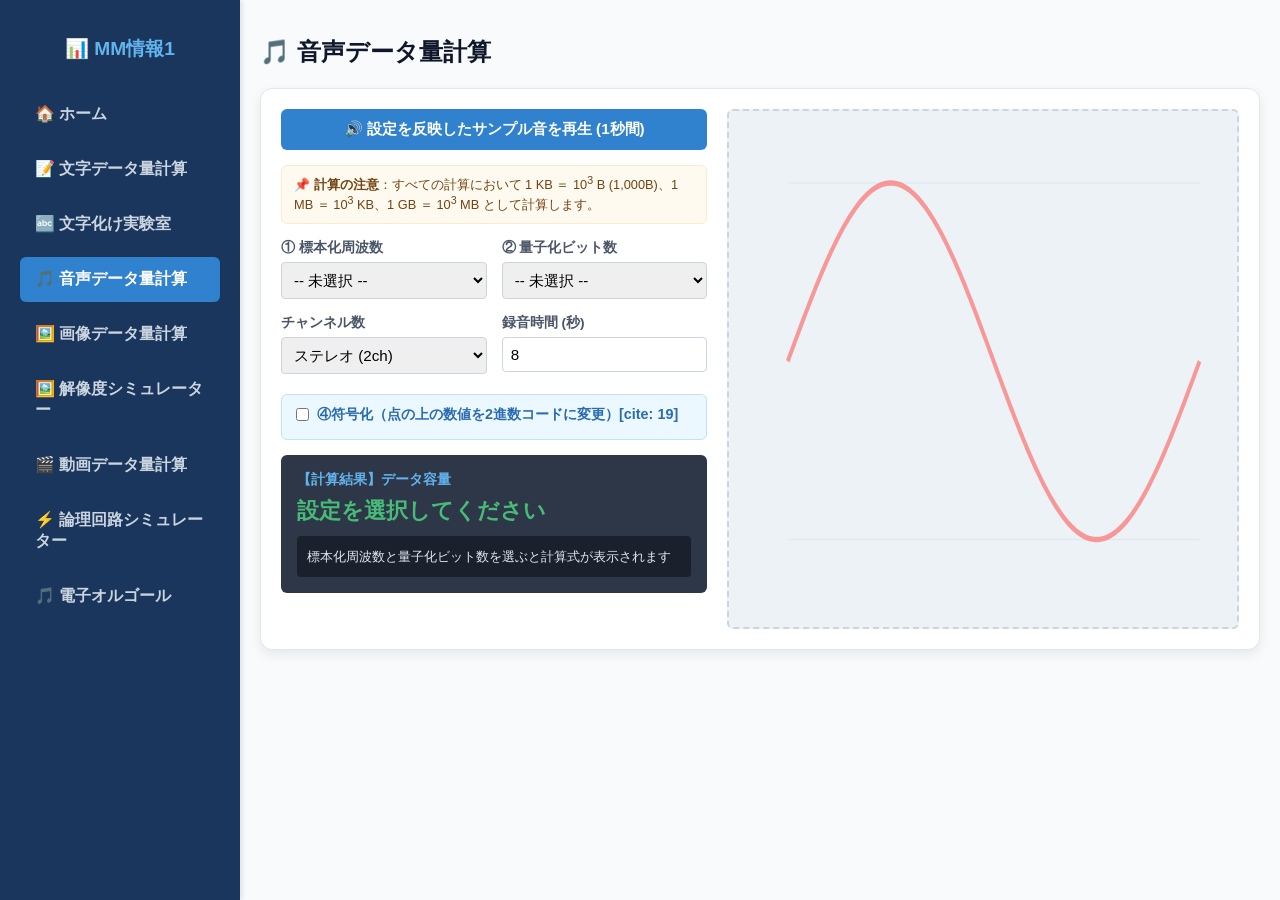
<file: audio.html>
<!DOCTYPE html>
<html lang="ja">
<head>
  <meta charset="UTF-8">
  <meta name="viewport" content="width=device-width, initial-scale=1.0">
  <title>音声データ量計算</title>
  <style>
    * { box-sizing: border-box; font-family: 'Helvetica Neue', Arial, sans-serif; }
    body { background: #f8fafc; color: #1e293b; margin: 0; display: flex; height: 100vh; overflow: hidden; }

    /* サイドタブメニュー */
    .sidebar { width: 240px; background: #1a365d; color: white; display: flex; flex-direction: column; padding: 20px; box-shadow: 2px 0 5px rgba(0,0,0,0.1); flex-shrink: 0; }
    .sidebar h2 { font-size: 1.2rem; margin-bottom: 30px; text-align: center; color: #63b3ed; }
    .tab-link { display: block; padding: 12px 15px; margin-bottom: 10px; color: #cbd5e0; text-decoration: none; font-weight: bold; border-radius: 6px; transition: 0.2s; }
    .tab-link:hover, .tab-link.active { background: #3182ce; color: white; }

    /* メインエリア */
    .main-content { flex-grow: 1; padding: 20px; overflow-y: auto; display: flex; flex-direction: column; }
    h1 { font-size: 1.5rem; color: #0f172a; margin-bottom: 20px; display: flex; justify-content: space-between; align-items: center; }

    /* 既存の機能用スタイルを統合 */
    .card { background: white; padding: 20px; border-radius: 12px; box-shadow: 0 4px 12px rgba(0,0,0,0.08); margin-bottom: 20px; border: 1px solid #e2e8f0; }
    .grid-2col { display: grid; grid-template-columns: 1fr 1.2fr; gap: 20px; }
    @media (max-width: 960px) { .grid-2col { grid-template-columns: 1fr; } }
    .input-group { display: grid; grid-template-columns: repeat(auto-fit, minmax(180px, 1fr)); gap: 15px; margin-bottom: 20px; }
    label { font-size: 0.85rem; font-weight: bold; color: #4a5568; display: block; margin-bottom: 5px; }
    input, select { width: 100%; padding: 8px; border: 1px solid #cbd5e0; border-radius: 4px; box-sizing: border-box; font-size: 0.95rem; }
    .visual-box { background: #edf2f7; border: 2px dashed #cbd5e0; border-radius: 6px; padding: 10px; display: flex; flex-direction: column; align-items: center; justify-content: center; min-height: 520px; box-sizing: border-box; }
    .result-box { background: #2d3748; color: #fff; padding: 16px; border-radius: 6px; }
    .result-title { font-weight: bold; color: #63b3ed; margin-bottom: 6px; font-size: 0.85rem; }
    .result-value { font-size: 1.4rem; font-weight: bold; color: #48bb78; font-family: monospace; margin-bottom: 10px; }
    .calc-formula { font-family: monospace; font-size: 0.82rem; color: #e2e8f0; line-height: 1.6; background: #1a202c; padding: 10px; border-radius: 4px; }
    .calc-formula span { color: #f6ad55; font-weight: bold; }
    .btn-sound { background: #3182ce; color: white; margin-bottom: 15px; width: 100%; padding: 10px; font-size: 0.95rem; border-radius: 6px; border: none; cursor: pointer; font-weight: bold; transition: background 0.2s; }
    .btn-sound:hover { background: #2b6cb0; }
    .note-box { background: #fffaf0; border: 1px solid #feebc8; color: #744210; padding: 8px 12px; border-radius: 6px; font-size: 0.8rem; margin-bottom: 15px; }
    
    /* 各単位の内訳表示用スタイル */
    .unit-breakdown { display: flex; flex-wrap: wrap; gap: 8px; margin-top: 10px; margin-bottom: 12px; }
    .unit-badge { background: #4a5568; color: #e2e8f0; font-size: 0.75rem; font-family: monospace; padding: 3px 8px; border-radius: 4px; border: 1px solid #718096; }
    .unit-badge span { color: #63b3ed; font-weight: bold; }
  </style>
</head>
<body>

<!-- 左側サイドタブメニュー（共通化） -->
  <script src="sidebar.js"></script>

  <!-- メインコンテンツ -->
  <div class="main-content">
    <h1>🎵 音声データ量計算</h1>

    <div class="card">
      <div class="grid-2col">
        <div>
          <button class="btn-sound" onclick="playSampleSound()">🔊 設定を反映したサンプル音を再生 (1秒間)</button>
          
          <div class="note-box">
            📌 <b>計算の注意</b>：すべての計算において 1 KB ＝ 10<sup>3</sup> B (1,000B)、1 MB ＝ 10<sup>3</sup> KB、1 GB ＝ 10<sup>3</sup> MB として計算します。
          </div>

          <div class="input-group">
            <div>
              <label>① 標本化周波数</label>
              <select id="audio-hz" onchange="calculate()">
                <option value="0" selected>-- 未選択 --</option>
                <option value="4">4 Hz</option>
                <option value="8">8 Hz</option>
                <option value="16">16 Hz</option>
                <option value="8000">8000 Hz (電話品質)</option>
                <option value="22050">22050 Hz (ラジオ品質)</option>
                <option value="44100">44100 Hz (CD音質)</option>
              </select>
            </div>
            <div>
              <label>② 量子化ビット数</label>
              <select id="audio-bit" onchange="calculate()">
                <option value="0" selected>-- 未選択 --</option>
                <option value="1">1 bit (2段階)</option>
                <option value="2">2 bit (4段階)</option>
                <option value="3">3 bit (8段階)</option>
                <option value="4">4 bit (16段階)</option>
                <option value="8">8 bit (256段階)</option>
                <option value="16">16 bit (65536段階)</option>
              </select>
            </div>
            <div>
              <label>チャンネル数</label>
              <select id="audio-ch" onchange="calculate()">
                <option value="1">モノラル (1ch)</option>
                <option value="2" selected>ステレオ (2ch)</option>
              </select>
            </div>
            <div>
              <label>録音時間 (秒)</label>
              <input type="number" id="audio-sec" value="8" oninput="calculate()">
            </div>
          </div>

          <!-- 符号化表示用トグル -->
          <div style="margin-bottom: 15px; background: #ebf8ff; border: 1px solid #bee3f8; padding: 10px; border-radius: 6px;">
            <label style="display: flex; align-items: center; cursor: pointer; color: #2b6cb0; font-size: 0.9rem;">
              <input type="checkbox" id="audio-encode" onchange="calculate()" style="width: auto; margin-right: 8px;">
              ④ <b>符号化（点の上の数値を2進数コードに変更）</b>[cite: 19]
            </label>
          </div>

          <div class="result-box">
            <div class="result-title">【計算結果】データ容量</div>
            <div class="result-value" id="audio-result">-</div>
            
            <!-- 各単位ごとの小表示（B, KB, MB, GB） -->
            <div class="unit-breakdown" id="unit-breakdown" style="display:none;">
              <div class="unit-badge">B: <span id="val-b">-</span></div>
              <div class="unit-badge">KB: <span id="val-kb">-</span></div>
              <div class="unit-badge">MB: <span id="val-mb">-</span></div>
              <div class="unit-badge">GB: <span id="val-gb">-</span></div>
            </div>

            <div class="calc-formula" id="audio-formula"></div>
          </div>
        </div>

        <div class="visual-box">
          <div id="audio-visual" style="width: 100%; height: 100%;"></div>
        </div>
      </div>
    </div>
  </div>

  <script>
    function playSampleSound() {
      try {
        const audioCtx = new (window.AudioContext || window.webkitAudioContext)();
        const hz = parseFloat(document.getElementById('audio-hz').value);
        const bit = parseFloat(document.getElementById('audio-bit').value);
        const ch = parseInt(document.getElementById('audio-ch').value);
        if (hz === 0 || bit === 0) {
          alert("標本化周波数と量子化ビット数を設定してから再生してください。");
          return;
        }
        const duration = 1.0, sampleRate = audioCtx.sampleRate, frameCount = sampleRate * duration;
        const myArray = audioCtx.createBuffer(ch, frameCount, sampleRate);
        const levels = Math.pow(2, bit);

        for (let channel = 0; channel < ch; channel++) {
          const channelData = myArray.getChannelData(channel);
          const freq = (ch === 2 && channel === 1) ? 444 : 440;
          for (let i = 0; i < frameCount; i++) {
            const t = i / sampleRate;
            let sample = (hz <= 16) ? ((t % (1/hz)) < (1/hz * 0.3) ? Math.sin(2 * Math.PI * freq * t) : 0) : Math.sin(2 * Math.PI * freq * (Math.floor(t * hz) / hz));
            sample = Math.round((sample + 1) / 2 * (levels - 1)) / (levels - 1) * 2 - 1;
            channelData[i] = sample * 0.15;
          }
        }
        const source = audioCtx.createBufferSource();
        source.buffer = myArray;
        source.connect(audioCtx.destination);
        source.start();
      } catch (e) { alert("音声の再生に失敗しました。"); }
    }

    function formatBytes(bytes) {
      if (bytes === 0) return "0 Byte (0 bit)";
      if (bytes < 1000) return bytes + " Byte (" + (bytes * 8).toLocaleString() + " bit)";
      const kb = bytes / 1000;
      if (kb < 1000) return kb.toFixed(2) + " KB (" + bytes.toLocaleString() + " Byte)";
      const mb = kb / 1000;
      if (mb < 1000) return mb.toFixed(2) + " MB";
      return (mb / 1000).toFixed(2) + " GB";
    }

    function calculate() {
      const hz = parseFloat(document.getElementById('audio-hz').value);
      const bit = parseFloat(document.getElementById('audio-bit').value);
      const ch = parseInt(document.getElementById('audio-ch').value);
      const sec = parseFloat(document.getElementById('audio-sec').value) || 0;
      const showEncode = document.getElementById('audio-encode').checked;
      
      const totalBits = (hz > 0 && bit > 0) ? (hz * bit * ch * sec) : 0;
      const totalBytes = totalBits / 8;

      const breakdownEl = document.getElementById('unit-breakdown');

      if (hz === 0 || bit === 0) {
        document.getElementById('audio-result').textContent = "設定を選択してください";
        breakdownEl.style.display = 'none';
        document.getElementById('audio-formula').innerHTML = `標本化周波数と量子化ビット数を選ぶと計算式が表示されます`;
      } else {
        document.getElementById('audio-result').textContent = formatBytes(totalBytes);
        
        breakdownEl.style.display = 'flex';
        document.getElementById('val-b').textContent = totalBytes.toLocaleString() + " B";
        document.getElementById('val-kb').textContent = (totalBytes / 1000).toLocaleString(undefined, {maximumFractionDigits: 3}) + " KB";
        document.getElementById('val-mb').textContent = (totalBytes / 1000000).toLocaleString(undefined, {maximumFractionDigits: 6}) + " MB";
        document.getElementById('val-gb').textContent = (totalBytes / 1000000000).toLocaleString(undefined, {maximumFractionDigits: 9}) + " GB";

        document.getElementById('audio-formula').innerHTML = `① 全bit数 = ${hz.toLocaleString()} × ${bit} × ${ch} × ${sec} = <span>${totalBits.toLocaleString()} bit</span><br>② Byte換算 = <span>${totalBytes.toLocaleString()} Byte</span>`;
      }

      // グラフの描画構築 (viewBox 0 0 450 320)
      let svg = `<svg width="100%" height="100%" viewBox="0 0 450 320" preserveAspectRatio="none">`;
      
      const startX = 45;
      const endX = 425;
      const graphWidth = endX - startX;
      const topY = 40;
      const bottomY = 270;
      const graphHeight = bottomY - topY;
      
      let levels = 1;
      let numSteps = 1;
      if (bit > 0) {
        levels = Math.pow(2, bit);
        numSteps = levels - 1;
      }

      // 1. 量子化グリッド線と左側スケール
      if (bit > 0) {
        let displaySteps = numSteps;
        let stepInterval = 1;
        if (numSteps > 16) {
          displaySteps = 16;
          stepInterval = numSteps / 16;
        }

        for(let i = 0; i <= displaySteps; i++) {
          let actualStepIndex = Math.round(i * stepInterval);
          let y = topY + (graphHeight / displaySteps) * i;
          svg += `<line x1="${startX}" y1="${y}" x2="${endX}" y2="${y}" stroke="#e2e8f0" stroke-width="1"/>`;
          let scaleVal = numSteps - actualStepIndex;
          svg += `<text x="${startX - 8}" y="${y + 4}" font-size="9" font-family="sans-serif" fill="#4a5568" text-anchor="end" font-weight="bold">${scaleVal}</text>`;
        }
        svg += `<text x="${startX - 8}" y="${topY - 10}" font-size="9" fill="#718096" text-anchor="end">段階</text>`;
      } else {
        svg += `<line x1="${startX}" y1="${topY}" x2="${endX}" y2="${topY}" stroke="#e2e8f0" stroke-width="1"/>`;
        svg += `<line x1="${startX}" y1="${bottomY}" x2="${endX}" y2="${bottomY}" stroke="#e2e8f0" stroke-width="1"/>`;
      }

      // 2. アナログ波線
      let wavePath = `M ${startX} ${(topY + bottomY) / 2}`;
      for(let x = startX; x <= endX; x += 2) {
        let t = (x - startX) / graphWidth;
        let y = (topY + bottomY) / 2 - Math.sin(t * Math.PI * 2) * (graphHeight / 2);
        wavePath += ` L ${x} ${y}`;
      }
      let waveOpacity = (hz > 0) ? "0.25" : "0.8";
      svg += `<path d="${wavePath}" fill="none" stroke="#fc8181" stroke-width="3.5" opacity="${waveOpacity}"/>`;

      // 3. 標本化・量子化・符号化の描画
      if (hz > 0) {
        const drawHz = (hz <= 16) ? hz : 16;
        
        for(let i = 0; i <= drawHz; i++) {
          let x = startX + (graphWidth / drawHz) * i;
          let t = i / drawHz;
          let originalY = (topY + bottomY) / 2 - Math.sin(t * Math.PI * 2) * (graphHeight / 2);
          
          let qY = originalY;
          let quantizedIndex = 0;
          if (bit > 0) {
            let normalized = (bottomY - originalY) / graphHeight;
            normalized = Math.max(0, Math.min(1, normalized));
            quantizedIndex = Math.round(normalized * numSteps);
            qY = bottomY - (graphHeight / numSteps) * quantizedIndex;
          }
          
          let labelNum = (hz <= 16) ? i : Math.round((i / drawHz) * hz);
          svg += `<text x="${x}" y="295" font-size="9" fill="#718096" text-anchor="middle">${labelNum}</text>`;
          svg += `<line x1="${x}" y1="280" x2="${x}" y2="283" stroke="#a0aec0" stroke-width="1"/>`;

          if (bit === 0) {
            svg += `<line x1="${x}" y1="280" x2="${x}" y2="${originalY}" stroke="#c53030" stroke-width="3"/>`;
          } else {
            svg += `<line x1="${x}" y1="280" x2="${x}" y2="${qY}" stroke="#cbd5e0" stroke-width="1.5" stroke-dasharray="2,2"/>`;
            svg += `<circle cx="${x}" cy="${qY}" r="${bit > 8 ? 3 : 5}" fill="#2d3748"/>`;

            let displayText = showEncode 
              ? quantizedIndex.toString(2).padStart(bit, '0') 
              : quantizedIndex.toString();
              
            let fontSize = (showEncode && bit > 4) ? "8" : "10";
            let textY = Math.max(20, qY - 10);
            let textColor = showEncode ? "#2b6cb0" : "#2d3748";
            let fontWeight = showEncode ? "bold" : "normal";
            
            svg += `<text x="${x}" y="${textY}" font-size="${fontSize}" font-family="monospace" fill="${textColor}" text-anchor="middle" font-weight="${fontWeight}">${displayText}</text>`;
          }
        }
      }

      svg += `</svg>`;
      document.getElementById('audio-visual').innerHTML = svg;
    }
    calculate();
  </script>
</body>
</html>
</file>
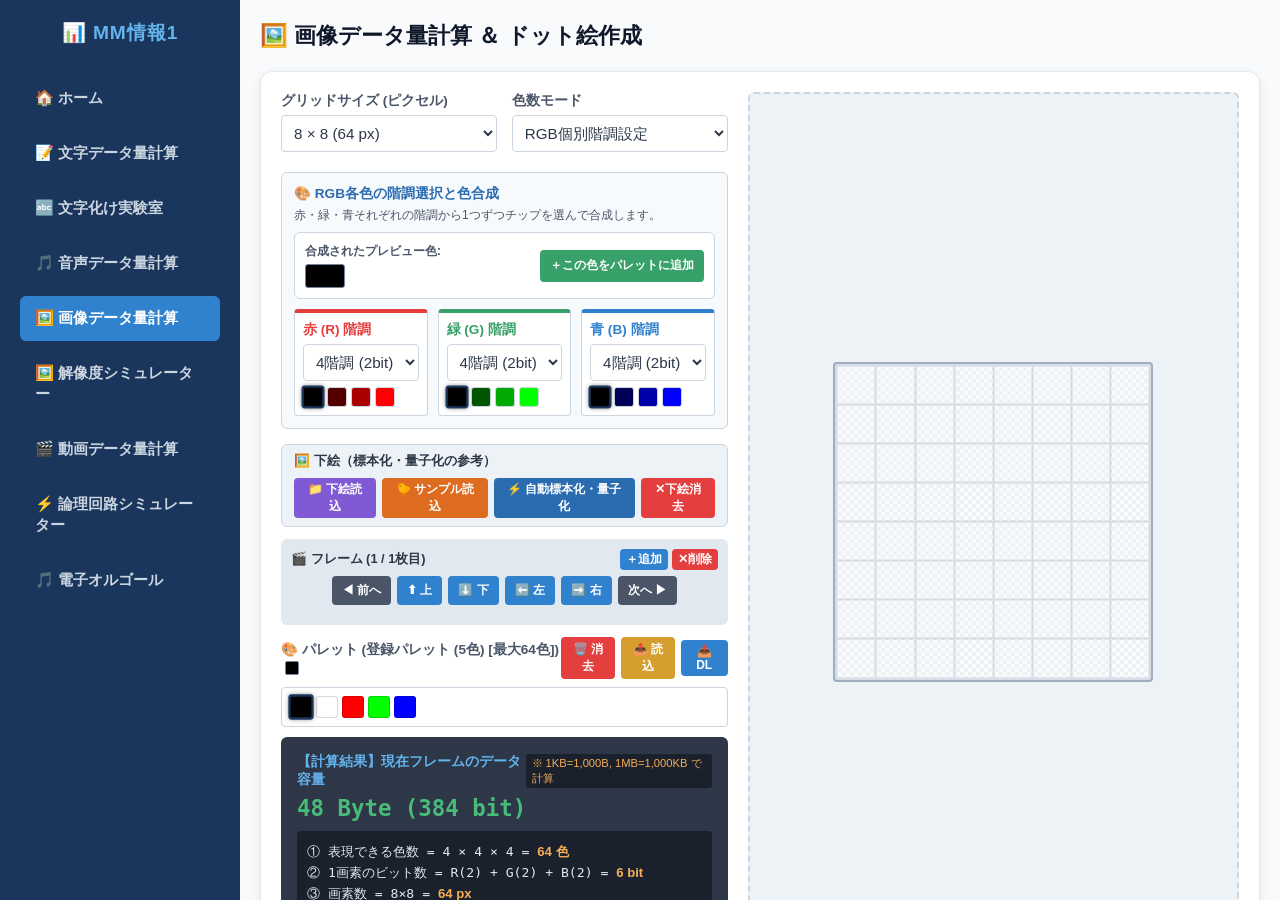
<file: image.html>
<!DOCTYPE html>
<html lang="ja">
<head>
  <meta charset="UTF-8">
  <meta name="viewport" content="width=device-width, initial-scale=1.0">
  <title>データ量計算＆ドット絵作成</title>
  <!-- 共通CSSの読み込み -->
  <link rel="stylesheet" href="style.css">
  <style>
    /* このページ固有のレイアウト調整（共通CSSを上書き・補完） */
    body {
      display: flex;
      height: 100vh;
      overflow: hidden;
      background: #f8fafc;
      color: #1e293b;
      margin: 0;
    }

    .sidebar {
      width: 240px;
      background: #1a365d;
      color: white;
      display: flex;
      flex-direction: column;
      padding: 20px;
      box-shadow: 2px 0 5px rgba(0,0,0,0.1);
      flex-shrink: 0;
    }

    .sidebar h2 {
      font-size: 1.2rem;
      margin-bottom: 30px;
      text-align: center;
      color: #63b3ed;
    }

    .tab-link {
      display: block;
      padding: 12px 15px;
      margin-bottom: 10px;
      color: #cbd5e0;
      text-decoration: none;
      font-weight: bold;
      border-radius: 6px;
      transition: 0.2s;
    }

    .tab-link:hover, .tab-link.active {
      background: #3182ce;
      color: white;
    }

    .main-content {
      flex-grow: 1;
      padding: 20px;
      overflow-y: auto;
      display: flex;
      flex-direction: column;
    }

    h1 {
      font-size: 1.4rem;
      color: #0f172a;
      margin-bottom: 20px;
      display: flex;
      justify-content: space-between;
      align-items: center;
      border-bottom: none;
      padding-bottom: 0;
    }

    .card {
      background: white;
      padding: 20px;
      border-radius: 12px;
      box-shadow: 0 4px 12px rgba(0,0,0,0.08);
      margin-bottom: 20px;
      max-width: 1000px;
      margin-left: auto;
      margin-right: auto;
      width: 100%;
      border: 1px solid #e2e8f0;
    }

    .input-group {
      display: grid;
      grid-template-columns: repeat(auto-fit, minmax(200px, 1fr));
      gap: 15px;
      margin-bottom: 20px;
    }

    label {
      font-size: 0.85rem;
      font-weight: bold;
      color: #4a5568;
      display: block;
      margin-bottom: 5px;
    }

    input, select {
      width: 100%;
      padding: 8px;
      border: 1px solid #cbd5e0;
      border-radius: 4px;
      box-sizing: border-box;
      font-size: 0.95rem;
      background-color: #fff;
      color: #2d3748;
    }
    
    .grid-2col {
      display: grid;
      grid-template-columns: 1fr 1.1fr;
      gap: 20px;
    }
    @media (max-width: 960px) {
      .grid-2col { grid-template-columns: 1fr; }
    }

    .visual-box {
      background: #edf2f7;
      border: 2px dashed #cbd5e0;
      border-radius: 6px;
      padding: 15px;
      display: flex;
      flex-direction: column;
      align-items: center;
      justify-content: center;
      min-height: 480px;
      box-sizing: border-box;
    }

    .result-box {
      background: #2d3748;
      color: #fff;
      padding: 16px;
      border-radius: 6px;
      border-left: none;
    }

    .result-title {
      font-weight: bold;
      color: #63b3ed;
      margin-bottom: 6px;
      font-size: 0.85rem;
      display: flex;
      justify-content: space-between;
      align-items: center;
    }

    .result-rule {
      font-size: 0.7rem;
      color: #f6ad55;
      font-weight: normal;
      background: #1a202c;
      padding: 2px 6px;
      border-radius: 3px;
    }

    .result-value {
      font-size: 1.4rem;
      font-weight: bold;
      color: #48bb78;
      font-family: monospace;
      margin-bottom: 10px;
    }

    .calc-formula {
      font-family: monospace;
      font-size: 0.82rem;
      color: #e2e8f0;
      line-height: 1.6;
      background: #1a202c;
      padding: 10px;
      border-radius: 4px;
    }

    .calc-formula span {
      color: #f6ad55;
      font-weight: bold;
    }

    .btn-action {
      padding: 6px 10px;
      border: none;
      border-radius: 4px;
      cursor: pointer;
      font-weight: bold;
      font-size: 0.8rem;
    }

    .btn-clear { background: #e53e3e; color: white; }
    .btn-dl { background: #3182ce; color: white; }
    .btn-ul { background: #d69e2e; color: white; }
    .btn-sketch { background: #805ad5; color: white; }
    .btn-add-color {
      background: #38a169;
      color: white;
      padding: 2px 6px;
      font-size: 0.75rem;
      border-radius: 3px;
      cursor: pointer;
      border: none;
      font-weight: bold;
    }

    /* 下絵を重ねるためのコンテナ */
    .canvas-container {
      position: relative;
      width: 100%;
      max-width: 320px;
      aspect-ratio: 1;
    }

    .sketch-background {
      position: absolute;
      top: 0;
      left: 0;
      width: 100%;
      height: 100%;
      background-size: cover;
      background-position: center;
      background-repeat: no-repeat;
      opacity: 0.95;
      pointer-events: none;
      border-radius: 4px;
    }

    .pixel-grid {
      position: absolute;
      top: 0;
      left: 0;
      display: grid;
      gap: 1px;
      background: rgba(205, 213, 224, 0.7);
      border: 2px solid #a0aec0;
      padding: 2px;
      border-radius: 4px;
      width: 100%;
      height: 100%;
      box-sizing: border-box;
    }

    .pixel-cell {
      aspect-ratio: 1;
      cursor: pointer;
      border-radius: 1px;
      transition: background 0.1s;
      border: 1px solid rgba(0,0,0,0.05);
      background-image: linear-gradient(45deg, rgba(226,232,240,0.5) 25%, transparent 25%), linear-gradient(-45deg, rgba(226,232,240,0.5) 25%, transparent 25%), linear-gradient(45deg, transparent 75%, rgba(226,232,240,0.5) 75%), linear-gradient(-45deg, transparent 75%, rgba(226,232,240,0.5) 75%);
      background-size: 8px 8px;
      background-position: 0 0, 0 4px, 4px -4px, -4px 0px;
      background-color: rgba(255,255,255,0.85);
    }
    
    .palette-box {
      display: flex;
      gap: 4px;
      margin-bottom: 10px;
      align-items: center;
      justify-content: flex-start;
      flex-wrap: wrap;
      max-height: 140px;
      overflow-y: auto;
      background: #fff;
      padding: 8px;
      border: 1px solid #cbd5e0;
      border-radius: 4px;
    }

    .palette-item {
      display: flex;
      flex-direction: column;
      align-items: center;
      position: relative;
    }

    .palette-btn {
      width: 22px;
      height: 22px;
      border: 1px solid rgba(0,0,0,0.15);
      border-radius: 3px;
      cursor: pointer;
      padding: 0;
      flex-shrink: 0;
    }

    .palette-btn.active {
      border: 2px solid #1a365d;
      transform: scale(1.15);
      box-shadow: 0 0 4px rgba(0,0,0,0.4);
      z-index: 10;
    }

    .color-picker-input {
      position: absolute;
      opacity: 0;
      width: 0;
      height: 0;
      pointer-events: none;
    }
    
    .anim-tools {
      display: flex;
      gap: 6px;
      flex-wrap: wrap;
      margin-bottom: 10px;
      justify-content: center;
    }

    .rgb-settings-panel {
      background: #f7fafc;
      border: 1px solid #cbd5e0;
      padding: 12px;
      border-radius: 6px;
      margin-bottom: 15px;
      display: none;
    }

    .rgb-settings-panel.active { display: block; }

    .rgb-grid {
      display: grid;
      grid-template-columns: repeat(3, 1fr);
      gap: 10px;
      margin-top: 8px;
    }
    @media (max-width: 600px) {
      .rgb-grid { grid-template-columns: 1fr; }
    }

    .rgb-card {
      background: white;
      padding: 8px;
      border-radius: 4px;
      border: 1px solid #cbd5e0;
    }
    .rgb-card.r { border-top: 4px solid #e53e3e; }
    .rgb-card.g { border-top: 4px solid #38a169; }
    .rgb-card.b { border-top: 4px solid #3182ce; }
    
    .grad-chips {
      display: flex;
      gap: 4px;
      margin-top: 6px;
      flex-wrap: wrap;
    }

    .grad-chip {
      width: 20px;
      height: 20px;
      border-radius: 3px;
      border: 1px solid #cbd5e0;
      display: inline-block;
      cursor: pointer;
      transition: transform 0.1s;
    }
    .grad-chip:hover { transform: scale(1.1); }
    .grad-chip.selected {
      border: 2px solid #1a365d;
      transform: scale(1.15);
      box-shadow: 0 0 4px rgba(0,0,0,0.4);
    }
  </style>
</head>
<body>

<!-- 左側サイドタブメニュー（共通化） -->
  <script src="sidebar.js"></script>

  <!-- メインコンテンツ -->
  <div class="main-content">
    <h1>🖼️ 画像データ量計算 ＆ ドット絵作成</h1>

    <div class="card">
      <div class="grid-2col">
        <div>
          <div class="input-group">
            <div>
              <label>グリッドサイズ (ピクセル)</label>
              <select id="img-grid-size" onchange="initFrames(); calculate();">
                <option value="8" selected>8 × 8 (64 px)</option>
                <option value="16">16 × 16 (256 px)</option>
                <option value="32">32 × 32 (1,024 px)</option>
                <option value="64">64 × 64 (4,096 px)</option>
              </select>
            </div>
            <div>
              <label>色数モード</label>
              <select id="img-color-mode" onchange="toggleRgbPanel(); updatePalette(); calculate();">
                <option value="1">2色 (1 bit / px)</option>
                <option value="2">4色 (2 bit / px)</option>
                <option value="4">16色 (4 bit / px)</option>
                <option value="8">256色 (8 bit / px)</option>
                <option value="24">1,677万色 (24 bit / px)</option>
                <option value="rgb-custom" selected>RGB個別階調設定</option>
              </select>
            </div>
          </div>

          <!-- RGB個別階調設定パネル -->
          <div id="rgb-settings-panel" class="rgb-settings-panel">
            <div style="font-size:0.85rem; font-weight:bold; color:#2b6cb0; margin-bottom:4px;">🎨 RGB各色の階調選択と色合成</div>
            <div style="font-size:0.75rem; color:#4a5568; margin-bottom:8px;">赤・緑・青それぞれの階調から1つずつチップを選んで合成します。</div>
            
            <div style="background:white; padding:10px; border-radius:6px; border:1px solid #cbd5e0; margin-bottom:10px; display:flex; align-items:center; justify-content:space-between;">
              <div>
                <div style="font-size:0.75rem; font-weight:bold; color:#4a5568;">合成されたプレビュー色:</div>
                <div id="rgb-mixed-preview" style="width:40px; height:24px; border:1px solid #718096; border-radius:3px; margin-top:4px;"></div>
              </div>
              <button class="btn-action" style="background:#38a169; color:white; font-size:0.75rem; height:32px;" onclick="addMixedColorToPalette()">＋この色をパレットに追加</button>
            </div>

            <div class="rgb-grid">
              <div class="rgb-card r">
                <label style="color:#e53e3e;">赤 (R) 階調</label>
                <select id="r-grad" onchange="updateRgbVisualChips(); updatePalette(); calculate();">
                  <option value="2">2階調 (1bit)</option>
                  <option value="4" selected>4階調 (2bit)</option>
                  <option value="8">8階調 (3bit)</option>
                  <option value="16">16階調 (4bit)</option>
                </select>
                <div id="r-chips" class="grad-chips"></div>
              </div>
              <div class="rgb-card g">
                <label style="color:#38a169;">緑 (G) 階調</label>
                <select id="g-grad" onchange="updateRgbVisualChips(); updatePalette(); calculate();">
                  <option value="2">2階調 (1bit)</option>
                  <option value="4" selected>4階調 (2bit)</option>
                  <option value="8">8階調 (3bit)</option>
                  <option value="16">16階調 (4bit)</option>
                </select>
                <div id="g-chips" class="grad-chips"></div>
              </div>
              <div class="rgb-card b">
                <label style="color:#3182ce;">青 (B) 階調</label>
                <select id="b-grad" onchange="updateRgbVisualChips(); updatePalette(); calculate();">
                  <option value="2">2階調 (1bit)</option>
                  <option value="4" selected>4階調 (2bit)</option>
                  <option value="8">8階調 (3bit)</option>
                  <option value="16">16階調 (4bit)</option>
                </select>
                <div id="b-chips" class="grad-chips"></div>
              </div>
            </div>
          </div>

          <!-- 下絵コントロールエリア -->
          <div style="background:#edf2f7; border:1px solid #cbd5e0; padding:8px 12px; border-radius:6px; margin-bottom:12px; display:flex; align-items:center; justify-content:space-between; flex-wrap:wrap; gap:8px;">
            <div style="font-size:0.8rem; font-weight:bold; color:#2d3748;">
              🖼️ 下絵（標本化・量子化の参考）
            </div>
            <div style="display:flex; gap:6px; align-items:center;">
              <button class="btn-action btn-sketch" style="padding:3px 8px; font-size:0.75rem;" onclick="document.getElementById('sketch-input').click()">📁 下絵読込</button>
              <button class="btn-action" style="padding:3px 8px; font-size:0.75rem; background:#dd6b20; color:white;" onclick="loadSampleSketch()">🐤 サンプル読込</button>
              <button class="btn-action" style="padding:3px 8px; font-size:0.75rem; background:#2b6cb0; color:white;" onclick="autoQuantizeSketch()">⚡ 自動標本化・量子化</button>
              <button class="btn-action btn-clear" style="padding:3px 8px; font-size:0.75rem;" onclick="clearSketch()">✕下絵消去</button>
              <input type="file" id="sketch-input" style="display:none;" accept="image/*" onchange="loadSketch(event)">
            </div>
          </div>
          <div id="sketch-controls" style="display:none; margin-bottom:10px; font-size:0.8rem; background:#fff; padding:6px 10px; border:1px solid #cbd5e0; border-radius:4px; align-items:center; gap:10px;">
            <span>下絵の濃さ:</span>
            <input type="range" id="sketch-opacity" min="0.1" max="1.0" step="0.1" value="0.95" style="flex-grow:1; cursor:pointer;" oninput="updateSketchOpacity(this.value)">
            <span id="sketch-opacity-val" style="font-family:monospace; width:30px;">0.95</span>
          </div>

          <div style="background:#e2e8f0; padding:10px; border-radius:6px; margin-bottom:12px;">
            <div style="font-size:0.8rem; font-weight:bold; color:#2d3748; margin-bottom:6px; display:flex; justify-content:space-between; align-items:center;">
              <span>🎬 フレーム (<span id="current-frame-label">1</span> / <span id="total-frames-label">1</span>枚目)</span>
              <div>
                <button class="btn-action" style="padding:2px 6px; font-size:0.75rem;" onclick="addFrame()">＋追加</button>
                <button class="btn-action btn-clear" style="padding:2px 6px; font-size:0.75rem;" onclick="removeCurrentFrame()">✕削除</button>
              </div>
            </div>
            <div class="anim-tools">
              <button class="btn-action" style="background:#4a5568; color:white; font-size:0.75rem;" onclick="switchFrame(-1)">◀ 前へ</button>
              <button class="btn-action" style="background:#3182ce; color:white; font-size:0.75rem;" onclick="shiftImage(0, -1)">⬆ 上</button>
              <button class="btn-action" style="background:#3182ce; color:white; font-size:0.75rem;" onclick="shiftImage(0, 1)">⬇️ 下</button>
              <button class="btn-action" style="background:#3182ce; color:white; font-size:0.75rem;" onclick="shiftImage(-1, 0)">⬅️ 左</button>
              <button class="btn-action" style="background:#3182ce; color:white; font-size:0.75rem;" onclick="shiftImage(1, 0)">➡️ 右</button>
              <button class="btn-action" style="background:#4a5568; color:white; font-size:0.75rem;" onclick="switchFrame(1)">次へ ▶</button>
            </div>
          </div>

          <div style="margin-bottom: 8px; display:flex; align-items:center; justify-content:space-between;">
            <span style="font-size:0.85rem; font-weight:bold; color:#4a5568;">
              🎨 パレット (<span id="palette-count-label"></span>) 
              <span id="selected-color-preview" style="display:inline-block; width:14px; height:14px; border:1px solid #718096; vertical-align:middle; margin-left:4px; border-radius:2px;"></span>
            </span>
            <div style="display:flex; gap:6px; align-items:center;">
              <button id="add-color-btn" class="btn-add-color" style="display:none;" onclick="addNewColorDynamic()">＋色を追加</button>
              <button class="btn-action btn-clear" style="padding:4px 8px; font-size:0.75rem;" onclick="clearCurrentFrame()">🗑️️ 消去</button>
              <button class="btn-action btn-ul" style="padding:4px 8px; font-size:0.75rem;" onclick="document.getElementById('upload-input').click()">📤 読込</button>
              <button class="btn-action btn-dl" style="padding:4px 8px; font-size:0.75rem;" onclick="downloadCurrentFrame()">📥 DL</button>
              <input type="file" id="upload-input" style="display:none;" accept="image/png" onchange="uploadAndRestoreFrame(event)">
            </div>
          </div>
          <div id="color-palette" class="palette-box"></div>

          <div class="result-box" style="margin-top: 10px;">
            <div class="result-title">
              <span>【計算結果】現在フレームのデータ容量</span>
              <span class="result-rule">※ 1KB=1,000B, 1MB=1,000KB で計算</span>
            </div>
            <div class="result-value" id="img-result">-</div>
            <div class="calc-formula" id="img-formula"></div>
          </div>
        </div>

        <div class="visual-box">
          <!-- 下絵とピクセルグリッドを重ねるコンテナ -->
          <div class="canvas-container">
            <div id="sketch-bg" class="sketch-background" style="display: none;"></div>
            <div id="img-visual" style="width:100%; height:100%;"></div>
          </div>
        </div>
      </div>
    </div>
  </div>

  <script>
    let frames = [];
    let currentFrameIndex = 0;
    let selectedColorIndex = 0;
    
    let selectedRIndex = 0;
    let selectedGIndex = 0;
    let selectedBIndex = 0;

    // グローバルに下絵のImageオブジェクトを保持する変数
    let loadedSketchImage = null;

    let editablePalettes = {
      '1': ['#ffffff', '#1a365d'],
      '2': ['#ffffff', '#cbd5e0', '#718096', '#1a365d'],
      '4': ['#ffffff', '#cbd5e0', '#718096', '#1a365d', '#e53e3e', '#dd6b20', '#d69e2e', '#38a169', '#3182ce', '#805ad5', '#d53f8c', '#744210', '#234e52', '#2a4365', '#4a5568', '#000000'],
      '8': (() => {
        let arr = [];
        for(let r=0; r<6; r++) {
          for(let g=0; g<6; g++) {
            for(let b=0; b<6; b++) {
              arr.push(`rgb(${Math.floor(r*255/5)}, ${Math.floor(g*255/5)}, ${Math.floor(b*255/5)})`);
            }
          }
        }
        return arr.slice(0, 256);
      })(),
      '24': ['#ffffff', '#000000', '#e53e3e', '#38a169', '#3182ce', '#d69e2e', '#805ad5', '#718096', '#ff69b4', '#00ffff'],
      'rgb-custom': ['#000000', '#ffffff', '#ff0000', '#00ff00', '#0000ff']
    };

    // --- 下絵機能のスクリプト ---
    function loadSketch(event) {
      const file = event.target.files[0];
      if (!file) return;
      let reader = new FileReader();
      reader.onload = function(e) {
        let bg = document.getElementById('sketch-bg');
        bg.style.backgroundImage = `url('${e.target.result}')`;
        bg.style.display = 'block';
        document.getElementById('sketch-controls').style.display = 'flex';
        // スライダーの現在の値（初期値0.95含む）を確実に適用
        let currentOpacity = document.getElementById('sketch-opacity').value;
        updateSketchOpacity(currentOpacity);

        // 自動変換用にImageオブジェクトとしても保持しておく
        loadedSketchImage = new Image();
        loadedSketchImage.src = e.target.result;
      };
      reader.readAsDataURL(file);
      event.target.value = '';
    }

    // ひよこサンプル画像を読み込む関数
    function loadSampleSketch() {
      const svgString = `<svg xmlns="http://www.w3.org/2000/svg" viewBox="0 0 500 500" width="500" height="500">
        <circle cx="250" cy="250" r="230" fill="#ff77a9" />
        <path d="M250 100 C370 100 410 220 400 320 C390 400 320 430 250 430 C150 430 110 350 110 250 C110 160 160 100 250 100 Z" fill="#ffd700" stroke="#e6b800" stroke-width="4"/>
        <path d="M230 100 Q250 60 270 100 Q285 75 295 95 Q275 110 265 115 Q250 105 235 115 Z" fill="#ffd700" stroke="#e6b800" stroke-width="3"/>
        <circle cx="205" cy="235" r="12" fill="#1a1a1a" />
        <circle cx="201" cy="231" r="4" fill="#ffffff" />
        <circle cx="315" cy="235" r="12" fill="#1a1a1a" />
        <circle cx="311" cy="231" r="4" fill="#ffffff" />
        <polygon points="260,250 295,270 260,300" fill="#e67e22" stroke="#d35400" stroke-width="3" stroke-linejoin="round"/>
        <ellipse cx="170" cy="265" rx="18" ry="12" fill="#ff99bb" opacity="0.6"/>
        <ellipse cx="350" cy="265" rx="18" ry="12" fill="#ff99bb" opacity="0.6"/>
        <path d="M350 320 Q370 340 350 360 Q370 380 340 390" fill="none" stroke="#e6b800" stroke-width="8" stroke-linecap="round"/>
      </svg>`;

      const encodedSvg = 'data:image/svg+xml;charset=utf-8,' + encodeURIComponent(svgString);

      let bg = document.getElementById('sketch-bg');
      bg.style.backgroundImage = `url('${encodedSvg}')`;
      bg.style.display = 'block';
      document.getElementById('sketch-controls').style.display = 'flex';
      let currentOpacity = document.getElementById('sketch-opacity').value;
      updateSketchOpacity(currentOpacity);

      loadedSketchImage = new Image();
      loadedSketchImage.src = encodedSvg;
    }

    function clearSketch() {
      let bg = document.getElementById('sketch-bg');
      bg.style.backgroundImage = 'none';
      bg.style.display = 'none';
      document.getElementById('sketch-controls').style.display = 'none';
      loadedSketchImage = null;
    }

    function updateSketchOpacity(val) {
      document.getElementById('sketch-bg').style.opacity = val;
      document.getElementById('sketch-opacity-val').textContent = val;
    }
    // ----------------------------

    // --- 自動標本化・量子化機能の追加 ---
    function autoQuantizeSketch() {
      if (!loadedSketchImage) {
        alert("先に「📁 下絵読込」または「🐤 サンプル読込」から画像を読み込んでください。");
        return;
      }

      const grid = parseInt(document.getElementById('img-grid-size').value);
      const palette = getActivePalette();

      // 一時的なCanvasを作成して下絵を描画し、各グリッドの中心の色をサンプリングする
      const canvas = document.createElement('canvas');
      canvas.width = grid;
      canvas.height = grid;
      const ctx = canvas.getContext('2d');
      ctx.drawImage(loadedSketchImage, 0, 0, grid, grid);

      const imgData = ctx.getImageData(0, 0, grid, grid).data;
      let frame = frames[currentFrameIndex];
      frame.grid = grid;
      frame.offsetX = 0;
      frame.offsetY = 0;
      frame.data = new Array(grid * grid);

      for (let y = 0; y < grid; y++) {
        for (let x = 0; x < grid; x++) {
          let i = (y * grid + x) * 4;
          let r = imgData[i];
          let g = imgData[i + 1];
          let b = imgData[i + 2];
          let a = imgData[i + 3];

          // 完全な透明（アルファが低い場合）は未選択(-1)にする
          if (a < 50) {
            frame.data[y * grid + x] = -1;
            continue;
          }

          // 量子化：現在のパレットの中からユークリッド距離が最も近い色を自動選択する
          let closestIndex = 0;
          let minDistance = Infinity;

          palette.forEach((colStr, pIdx) => {
            let rgb = parseColorString(colStr);
            let dist = Math.pow(r - rgb.r, 2) + Math.pow(g - rgb.g, 2) + Math.pow(b - rgb.b, 2);
            if (dist < minDistance) {
              minDistance = dist;
              closestIndex = pIdx;
            }
          });

          frame.data[y * grid + x] = closestIndex;
        }
      }

      renderPixelGrid();
      calculate();
    }

    // カラー文字列（#hex または rgb(r,g,b)）を数値オブジェクトに変換する補助関数
    function parseColorString(str) {
      if (str.startsWith('#')) {
        let hex = str.replace('#', '');
        if (hex.length === 3) {
          hex = hex.split('').map(c => c + c).join('');
        }
        let num = parseInt(hex, 16);
        return { r: (num >> 16) & 255, g: (num >> 8) & 255, b: num & 255 };
      } else {
        let match = str.match(/rgb\((\d+),\s*(\d+),\s*(\d+)\)/);
        if (match) {
          return { r: parseInt(match[1]), g: parseInt(match[2]), b: parseInt(match[3]) };
        }
      }
      return { r: 0, g: 0, b: 0 };
    }
    // ------------------------------------

    function toggleRgbPanel() {
      const mode = document.getElementById('img-color-mode').value;
      const panel = document.getElementById('rgb-settings-panel');
      const addBtn = document.getElementById('add-color-btn');

      if (mode === 'rgb-custom') {
        panel.classList.add('active');
        updateRgbVisualChips();
      } else {
        panel.classList.remove('active');
      }

      if (mode === '8' || mode === '24') {
        addBtn.style.display = 'inline-block';
      } else {
        addBtn.style.display = 'none';
      }
    }

    function updateRgbVisualChips() {
      const rGrad = parseInt(document.getElementById('r-grad').value);
      const gGrad = parseInt(document.getElementById('g-grad').value);
      const bGrad = parseInt(document.getElementById('b-grad').value);

      if (selectedRIndex >= rGrad) selectedRIndex = 0;
      if (selectedGIndex >= gGrad) selectedGIndex = 0;
      if (selectedBIndex >= bGrad) selectedBIndex = 0;

      let rHtml = '';
      for(let i=0; i<rGrad; i++) {
        let val = Math.floor(i * 255 / (rGrad - 1 || 1));
        let activeCls = (i === selectedRIndex) ? 'selected' : '';
        rHtml += `<span class="grad-chip ${activeCls}" style="background: rgb(${val}, 0, 0);" onclick="selectRIndex(${i})" title="R階調 ${i+1}"></span>`;
      }
      document.getElementById('r-chips').innerHTML = rHtml;

      let gHtml = '';
      for(let i=0; i<gGrad; i++) {
        let val = Math.floor(i * 255 / (gGrad - 1 || 1));
        let activeCls = (i === selectedGIndex) ? 'selected' : '';
        gHtml += `<span class="grad-chip ${activeCls}" style="background: rgb(0, ${val}, 0);" onclick="selectGIndex(${i})" title="G階調 ${i+1}"></span>`;
      }
      document.getElementById('g-chips').innerHTML = gHtml;

      let bHtml = '';
      for(let i=0; i<bGrad; i++) {
        let val = Math.floor(i * 255 / (bGrad - 1 || 1));
        let activeCls = (i === selectedBIndex) ? 'selected' : '';
        bHtml += `<span class="grad-chip ${activeCls}" style="background: rgb(0, 0, ${val});" onclick="selectBIndex(${i})" title="B階調 ${i+1}"></span>`;
      }
      document.getElementById('b-chips').innerHTML = bHtml;

      updateMixedPreview();
    }

    function selectRIndex(idx) { selectedRIndex = idx; updateRgbVisualChips(); }
    function selectGIndex(idx) { selectedGIndex = idx; updateRgbVisualChips(); }
    function selectBIndex(idx) { selectedBIndex = idx; updateRgbVisualChips(); }

    function updateMixedPreview() {
      const rGrad = parseInt(document.getElementById('r-grad').value);
      const gGrad = parseInt(document.getElementById('g-grad').value);
      const bGrad = parseInt(document.getElementById('b-grad').value);

      let rv = Math.floor(selectedRIndex * 255 / (rGrad - 1 || 1));
      let gv = Math.floor(selectedGIndex * 255 / (gGrad - 1 || 1));
      let bv = Math.floor(selectedBIndex * 255 / (bGrad - 1 || 1));

      let mixedColor = `rgb(${rv}, ${gv}, ${bv})`;
      document.getElementById('rgb-mixed-preview').style.backgroundColor = mixedColor;
    }

    function addMixedColorToPalette() {
      const rGrad = parseInt(document.getElementById('r-grad').value);
      const gGrad = parseInt(document.getElementById('g-grad').value);
      const bGrad = parseInt(document.getElementById('b-grad').value);

      let rv = Math.floor(selectedRIndex * 255 / (rGrad - 1 || 1));
      let gv = Math.floor(selectedGIndex * 255 / (gGrad - 1 || 1));
      let bv = Math.floor(selectedBIndex * 255 / (bGrad - 1 || 1));
      let mixedColor = `rgb(${rv}, ${gv}, ${bv})`;

      if (!editablePalettes['rgb-custom']) editablePalettes['rgb-custom'] = [];
      editablePalettes['rgb-custom'].push(mixedColor);
      selectedColorIndex = editablePalettes['rgb-custom'].length - 1;
      updatePalette();
    }

    function getBits(grad) { return Math.round(Math.log2(grad)); }

    function getActivePalette() {
      const modeVal = document.getElementById('img-color-mode').value;
      if (editablePalettes[modeVal]) return editablePalettes[modeVal];
      return editablePalettes['1'];
    }

    function initFrames() {
      const grid = parseInt(document.getElementById('img-grid-size').value);
      if (frames.length === 0) {
        frames = [{ data: new Array(grid * grid).fill(-1), offsetX: 0, offsetY: 0, grid: grid }];
      } else {
        frames = frames.map(f => ({ data: new Array(grid * grid).fill(-1), offsetX: 0, offsetY: 0, grid: grid }));
      }
      currentFrameIndex = 0;
      updatePalette();
      renderPixelGrid();
    }

    function addFrame() {
      const grid = parseInt(document.getElementById('img-grid-size').value);
      const current = frames[currentFrameIndex];
      frames.push({
        data: [...current.data],
        offsetX: current.offsetX,
        offsetY: current.offsetY,
        grid: current.grid
      });
      currentFrameIndex = frames.length - 1;
      renderPixelGrid();
      updateFrameLabels();
      calculate();
    }

    function removeCurrentFrame() {
      if (frames.length <= 1) { alert("最低1枚のフレームが必要です。"); return; }
      frames.splice(currentFrameIndex, 1);
      if (currentFrameIndex >= frames.length) currentFrameIndex = frames.length - 1;
      renderPixelGrid();
      updateFrameLabels();
      calculate();
    }

    function switchFrame(dir) {
      currentFrameIndex += dir;
      if (currentFrameIndex < 0) currentFrameIndex = 0;
      if (currentFrameIndex >= frames.length) currentFrameIndex = frames.length - 1;
      renderPixelGrid();
      updateFrameLabels();
    }

    function updateFrameLabels() {
      document.getElementById('current-frame-label').textContent = currentFrameIndex + 1;
      document.getElementById('total-frames-label').textContent = frames.length;
    }

    function shiftImage(dx, dy) {
      let frame = frames[currentFrameIndex];
      frame.offsetX += dx;
      frame.offsetY += dy;
      renderPixelGrid();
      calculate();
    }

    function rgbToHex(rgbStr) {
      if (rgbStr.startsWith('#')) return rgbStr;
      let match = rgbStr.match(/rgb\((\d+),\s*(\d+),\s*(\d+)\)/);
      if (!match) return '#000000';
      let r = parseInt(match[1]).toString(16).padStart(2, '0');
      let g = parseInt(match[2]).toString(16).padStart(2, '0');
      let b = parseInt(match[3]).toString(16).padStart(2, '0');
      return `#${r}${g}${b}`;
    }

    function updatePalette() {
      const palette = getActivePalette();
      if (selectedColorIndex >= palette.length) selectedColorIndex = 0;
      const paletteBox = document.getElementById('color-palette');
      
      const modeVal = document.getElementById('img-color-mode').value;
      if (modeVal === 'rgb-custom') {
        const rGrad = parseInt(document.getElementById('r-grad').value);
        const gGrad = parseInt(document.getElementById('g-grad').value);
        const bGrad = parseInt(document.getElementById('b-grad').value);
        document.getElementById('palette-count-label').textContent = `登録パレット (${palette.length}色) [最大${rGrad * gGrad * bGrad}色]`;
      } else {
        document.getElementById('palette-count-label').textContent = `カスタムパレット (${palette.length}色)`;
      }

      document.getElementById('selected-color-preview').style.backgroundColor = palette[selectedColorIndex] || '#fff';

      let html = '';
      palette.forEach((col, idx) => {
        let activeClass = (idx === selectedColorIndex) ? 'active' : '';
        let hexCol = rgbToHex(col);
        html += `
          <div class="palette-item">
            <button class="palette-btn ${activeClass}" style="background:${col};" onclick="handlePaletteClick(${idx})" title="色番 ${idx+1}"></button>
            <input type="color" id="picker-${idx}" class="color-picker-input" value="${hexCol}" onchange="changeColor(${idx}, this.value)">
          </div>`;
      });
      paletteBox.innerHTML = html;
    }

    function addNewColorDynamic() {
      const modeVal = document.getElementById('img-color-mode').value;
      if (editablePalettes[modeVal]) {
        editablePalettes[modeVal].push('#ffd700');
        selectedColorIndex = editablePalettes[modeVal].length - 1;
        updatePalette();
      }
    }

    function handlePaletteClick(idx) {
      selectColor(idx);
      const modeVal = document.getElementById('img-color-mode').value;
      if (modeVal !== 'rgb-custom') {
        const picker = document.getElementById(`picker-${idx}`);
        if (picker) picker.click();
      }
    }

    function changeColor(idx, newColor) {
      const modeVal = document.getElementById('img-color-mode').value;
      if (editablePalettes[modeVal]) {
        editablePalettes[modeVal][idx] = newColor;
        updatePalette();
        renderPixelGrid();
      }
    }

    function selectColor(idx) { selectedColorIndex = idx; updatePalette(); }
    
    function clearCurrentFrame() {
      const grid = parseInt(document.getElementById('img-grid-size').value);
      frames[currentFrameIndex] = { data: new Array(grid * grid).fill(-1), offsetX: 0, offsetY: 0, grid: grid };
      renderPixelGrid(); calculate();
    }

    function paintPixel(viewX, viewY) {
      const grid = parseInt(document.getElementById('img-grid-size').value);
      let frame = frames[currentFrameIndex];
      let realX = viewX - frame.offsetX;
      let realY = viewY - frame.offsetY;

      if (realX >= 0 && realX < grid && realY >= 0 && realY < grid) {
        let index = realY * grid + realX;
        frame.data[index] = (frame.data[index] === selectedColorIndex) ? -1 : selectedColorIndex;
        renderPixelGrid(); 
        calculate();
      }
    }

    function renderPixelGrid() {
      const grid = parseInt(document.getElementById('img-grid-size').value);
      const palette = getActivePalette();
      let frame = frames[currentFrameIndex];

      if (!frame.data || frame.grid !== grid) {
        frame.data = new Array(grid * grid).fill(-1);
        frame.offsetX = 0;
        frame.offsetY = 0;
        frame.grid = grid;
      }

      let html = `<div class="pixel-grid" style="grid-template-columns: repeat(${grid}, 1fr);">`;
      for(let y=0; y<grid; y++) {
        for(let x=0; x<grid; x++) {
          let realX = x - frame.offsetX;
          let realY = y - frame.offsetY;
          let colIndex = -1;

          if (realX >= 0 && realX < grid && realY >= 0 && realY < grid) {
            let dataIdx = realY * grid + realX;
            colIndex = frame.data[dataIdx];
          }

          if (colIndex === -1) {
            html += `<div class="pixel-cell" onclick="paintPixel(${x}, ${y})"></div>`;
          } else {
            let bg = palette[colIndex] || '#3182ce';
            html += `<div class="pixel-cell" style="background-image:none; background-color:${bg};" onclick="paintPixel(${x}, ${y})"></div>`;
          }
        }
      }
      html += `</div>`;
      document.getElementById('img-visual').innerHTML = html;
      updateFrameLabels();
    }

    function downloadCurrentFrame() {
      const grid = parseInt(document.getElementById('img-grid-size').value);
      const palette = getActivePalette();
      const frame = frames[currentFrameIndex];
      
      const canvas = document.createElement('canvas');
      const scale = 32;
      canvas.width = grid * scale;
      canvas.height = grid * scale;
      const ctx = canvas.getContext('2d');

      for (let y = 0; y < grid; y++) {
        for (let x = 0; x < grid; x++) {
          let realX = x - frame.offsetX;
          let realY = y - frame.offsetY;
          let cIdx = -1;

          if (realX >= 0 && realX < grid && realY >= 0 && realY < grid) {
            let idx = realY * grid + realX;
            cIdx = frame.data[idx];
          }

          ctx.fillStyle = (cIdx === -1) ? '#ffffff' : (palette[cIdx] || '#ffffff');
          ctx.fillRect(x * scale, y * scale, scale, scale);
          ctx.strokeStyle = '#cbd5e0';
          ctx.strokeRect(x * scale, y * scale, scale, scale);
        }
      }

      const metaObj = {
        gridSize: grid,
        colorMode: document.getElementById('img-color-mode').value,
        rGrad: document.getElementById('r-grad').value,
        gGrad: document.getElementById('g-grad').value,
        bGrad: document.getElementById('b-grad').value,
        palette: palette,
        frameData: frame.data,
        offsetX: frame.offsetX,
        offsetY: frame.offsetY
      };

      canvas.toBlob(function(blob) {
        let reader = new FileReader();
        let jsonStr = JSON.stringify(metaObj);
        reader.onloadend = function() {
          let buffer = reader.result;
          let pngWithMeta = injectPngMetadata(buffer, "DotAppMeta", jsonStr);
          let newBlob = new Blob([pngWithMeta], { type: "image/png" });

          const link = document.createElement('a');
          link.download = `dot_image_frame_${currentFrameIndex + 1}.png`;
          link.href = URL.createObjectURL(newBlob);
          link.click();
        };
        reader.readAsArrayBuffer(blob);
      }, 'image/png');
    }

    function injectPngMetadata(buffer, key, value) {
      let view = new DataView(buffer);
      let bytes = new Uint8Array(buffer);
      
      let keyword = new TextEncoder().encode(key);
      let textVal = new TextEncoder().encode(value);
      let chunkDataLen = keyword.length + 1 + textVal.length;
      
      let chunk = new Uint8Array(4 + 4 + chunkDataLen + 4);
      let chunkView = new DataView(chunk.buffer);
      
      chunkView.setUint32(0, chunkDataLen);
      chunk.set(new TextEncoder().encode("tEXt"), 4);
      chunk.set(keyword, 8);
      chunk[8 + keyword.length] = 0;
      chunk.set(textVal, 9 + keyword.length);
      
      let crc = crc32(chunk.subarray(4, 8 + chunkDataLen));
      chunkView.setUint32(4 + 4 + chunkDataLen, crc);

      let iendPos = bytes.length - 12;
      let newBytes = new Uint8Array(bytes.length + chunk.length);
      newBytes.set(bytes.subarray(0, iendPos), 0);
      newBytes.set(chunk, iendPos);
      newBytes.set(bytes.subarray(iendPos), iendPos + chunk.length);
      return newBytes;
    }

    function crc32(data) {
      let crc = -1;
      for (let i = 0; i < data.length; i++) {
        crc = (crc >>> 8) ^ crcTable[(crc ^ data[i]) & 0xFF];
      }
      return (crc ^ -1) >>> 0;
    }
    let crcTable = (() => {
      let c; let table = [];
      for (let n = 0; n < 256; n++) {
        c = n;
        for (let k = 0; k < 8; k++) c = ((c & 1) ? (0xEDB88320 ^ (c >>> 1)) : (c >>> 1));
        table[n] = c;
      }
      return table;
    })();

    function uploadAndRestoreFrame(event) {
      const file = event.target.files[0];
      if (!file) return;

      let reader = new FileReader();
      reader.onload = function(e) {
        let buffer = e.target.result;
        let metaStr = extractPngMetadata(buffer, "DotAppMeta");
        
        if (!metaStr) {
          alert("この画像にはプログラム用の設定情報が含まれていません。");
          return;
        }

        try {
          let meta = JSON.parse(metaStr);
          
          document.getElementById('img-grid-size').value = meta.gridSize;
          document.getElementById('img-color-mode').value = meta.colorMode;
          toggleRgbPanel();

          if (meta.colorMode === 'rgb-custom') {
            document.getElementById('r-grad').value = meta.rGrad;
            document.getElementById('g-grad').value = meta.gGrad;
            document.getElementById('b-grad').value = meta.bGrad;
            updateRgbVisualChips();
          }

          if (meta.palette) {
            editablePalettes[meta.colorMode] = meta.palette;
          }
          updatePalette();

          frames[currentFrameIndex] = {
            data: meta.frameData,
            offsetX: meta.offsetX !== undefined ? meta.offsetX : 0,
            offsetY: meta.offsetY !== undefined ? meta.offsetY : 0,
            grid: meta.gridSize
          };

          renderPixelGrid();
          calculate();
          alert("画像を読み込み、グリッドサイズ・色数設定・絵の位置データを完全に復元しました！");
        } catch (err) {
          console.error(err);
          alert("設定データの解析に失敗しました。");
        }
      };
      reader.readAsArrayBuffer(file);
      event.target.value = '';
    }

    function extractPngMetadata(buffer, targetKey) {
      let view = new DataView(buffer);
      let bytes = new Uint8Array(buffer);
      let offset = 8;

      while (offset < bytes.length) {
        let length = view.getUint32(offset);
        let type = String.fromCharCode(bytes[offset+4], bytes[offset+5], bytes[offset+6], bytes[offset+7]);
        
        if (type === 'tEXt') {
          let dataBytes = bytes.subarray(offset + 8, offset + 8 + length);
          let nullIdx = dataBytes.indexOf(0);
          let key = new TextDecoder().decode(dataBytes.subarray(0, nullIdx));
          if (key === targetKey) {
            let val = new TextDecoder().decode(dataBytes.subarray(nullIdx + 1));
            return val;
          }
        }
        offset += 12 + length;
      }
      return null;
    }

    function formatBytes(bytes) {
      if (bytes < 1000) return bytes + " Byte (" + (bytes * 8).toLocaleString() + " bit)";
      const kb = bytes / 1000;
      if (kb < 1000) return kb.toFixed(2) + " KB (" + bytes.toLocaleString() + " Byte)";
      const mb = kb / 1000;
      if (mb < 1000) return mb.toFixed(2) + " MB (" + Math.round(bytes).toLocaleString() + " Byte)";
      return (mb / 1000).toFixed(2) + " GB";
    }

    function calculate() {
      const grid = parseInt(document.getElementById('img-grid-size').value);
      const modeVal = document.getElementById('img-color-mode').value;
      const totalPixels = grid * grid;

      let totalBits = 0;
      let formulaText = "";

      if (modeVal === 'rgb-custom') {
        const rGrad = parseInt(document.getElementById('r-grad').value);
        const gGrad = parseInt(document.getElementById('g-grad').value);
        const bGrad = parseInt(document.getElementById('b-grad').value);

        const rBits = getBits(rGrad);
        const gBits = getBits(gGrad);
        const bBits = getBits(bGrad);

        const totalColors = rGrad * gGrad * bGrad;
        const bpp = rBits + gBits + bBits;
        totalBits = totalPixels * bpp;
        const totalBytes = totalBits / 8;

        formulaText = `① 表現できる色数 = ${rGrad} × ${gGrad} × ${bGrad} = <span>${totalColors.toLocaleString()} 色</span><br>` +
                      `② 1画素のビット数 = R(${rBits}) + G(${gBits}) + B(${bBits}) = <span>${bpp} bit</span><br>` +
                      `③ 画素数 = ${grid}×${grid} = <span>${totalPixels.toLocaleString()} px</span><br>` +
                      `④ 総容量 = ${totalPixels} × ${bpp} = <span>${totalBits.toLocaleString()} bit</span> (${totalBytes.toLocaleString()} Byte)`;
      } else {
        let bpp = (modeVal === '8') ? 8 : parseInt(modeVal);
        totalBits = totalPixels * bpp;
        const totalBytes = totalBits / 8;
        formulaText = `① 画素数 = ${grid}×${grid} = <span>${totalPixels.toLocaleString()} px</span><br>` +
                      `② 色数モード = <span>${bpp} bit / px</span><br>` +
                      `③ 1枚の容量 = <span>${totalBits.toLocaleString()} bit</span> (${totalBytes.toLocaleString()} Byte)`;
      }

      const totalBytes = totalBits / 8;
      document.getElementById('img-result').textContent = formatBytes(totalBytes);
      document.getElementById('img-formula').innerHTML = formulaText;
    }

    initFrames(); updatePalette(); toggleRgbPanel(); calculate();
  </script>
</body>
</html>
</file>
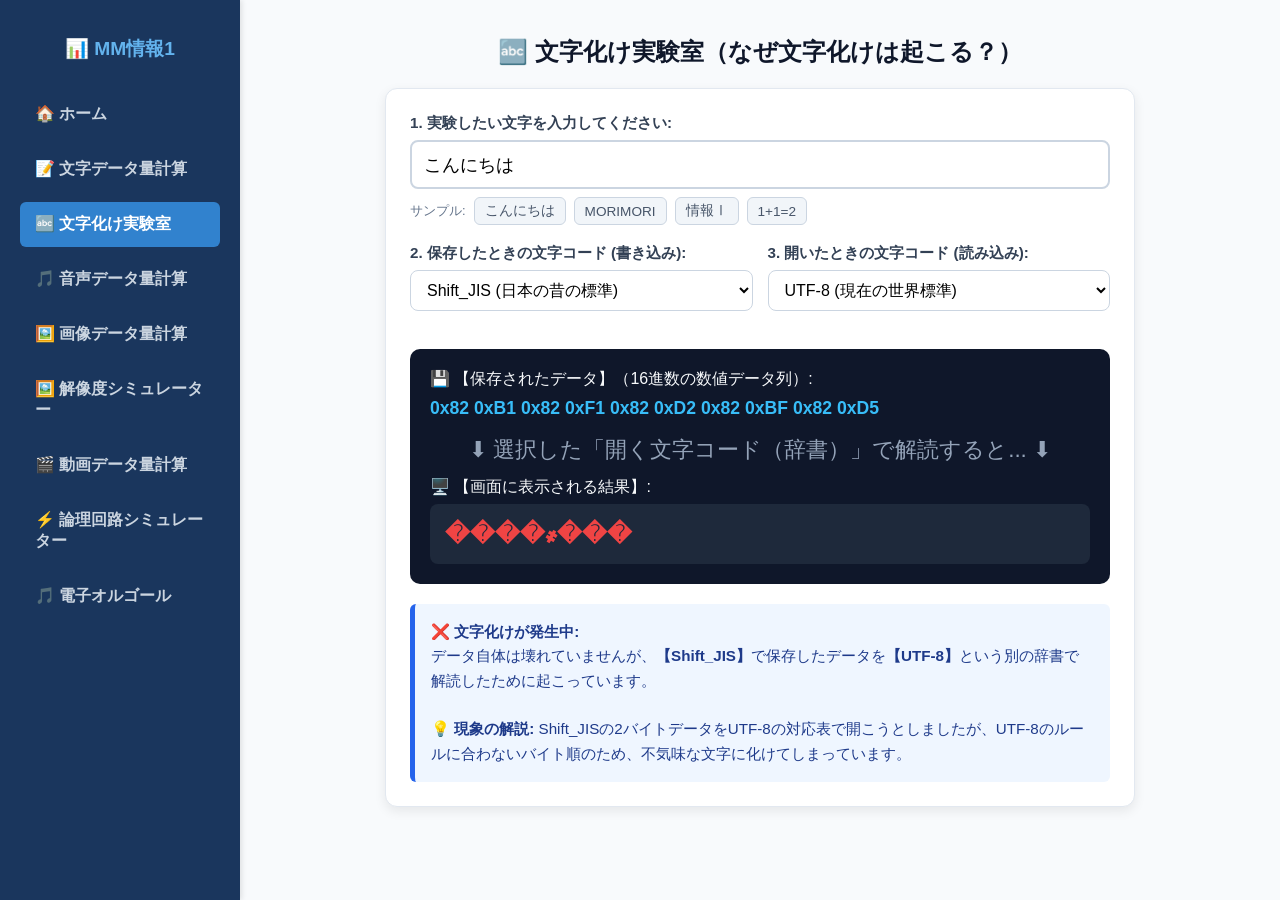
<file: mojibake.html>
<!DOCTYPE html>
<html lang="ja">
<head>
  <meta charset="UTF-8">
  <meta name="viewport" content="width=device-width, initial-scale=1.0">
  <title>文字化け実験室</title>
  <style>
    * { box-sizing: border-box; font-family: 'Helvetica Neue', Arial, sans-serif; }
    body { background: #f8fafc; color: #1e293b; margin: 0; display: flex; height: 100vh; overflow: hidden; }

    /* サイドタブメニュー */
    .sidebar { width: 240px; background: #1a365d; color: white; display: flex; flex-direction: column; padding: 20px; box-shadow: 2px 0 5px rgba(0,0,0,0.1); flex-shrink: 0; }
    .sidebar h2 { font-size: 1.2rem; margin-bottom: 30px; text-align: center; color: #63b3ed; }
    .tab-link { display: block; padding: 12px 15px; margin-bottom: 10px; color: #cbd5e0; text-decoration: none; font-weight: bold; border-radius: 6px; transition: 0.2s; }
    .tab-link:hover, .tab-link.active { background: #3182ce; color: white; }

    /* メインエリア */
    .main-content { flex-grow: 1; padding: 20px; overflow-y: auto; display: flex; flex-direction: column; align-items: center; }
    h1 { font-size: 1.5rem; color: #0f172a; margin-bottom: 20px; text-align: center; }
    .app-card { background: white; border-radius: 12px; padding: 24px; box-shadow: 0 4px 12px rgba(0,0,0,0.08); max-width: 750px; width: 100%; border: 1px solid #e2e8f0; }

    /* フォーム */
    .field { margin-bottom: 18px; }
    label { font-weight: bold; display: block; margin-bottom: 6px; font-size: 0.95rem; color: #334155; }
    input[type="text"] { width: 100%; padding: 12px; font-size: 1.1rem; border: 2px solid #cbd5e1; border-radius: 8px; outline: none; transition: 0.2s; }
    input[type="text"]:focus { border-color: #2563eb; }
    select { width: 100%; padding: 10px 12px; font-size: 1rem; border-radius: 8px; border: 1px solid #cbd5e1; background: white; outline: none; cursor: pointer; }
    
    /* クイック入力ボタン */
    .quick-btn-group { display: flex; gap: 8px; margin-top: 8px; flex-wrap: wrap; }
    .quick-btn { background: #f1f5f9; border: 1px solid #cbd5e1; border-radius: 6px; padding: 4px 10px; font-size: 0.85rem; color: #475569; cursor: pointer; transition: 0.2s; }
    .quick-btn:hover { background: #e2e8f0; color: #0f172a; }

    /* 実験エリア */
    .lab-box { background: #0f172a; color: #f8fafc; padding: 20px; border-radius: 10px; margin-top: 20px; font-family: monospace; }
    .flow-arrow { text-align: center; font-size: 1.4rem; margin: 12px 0; color: #94a3b8; }
    .bake-result { font-size: 1.5rem; color: #ef4444; font-weight: bold; background: #1e293b; padding: 15px; border-radius: 8px; word-break: break-all; margin-top: 6px; min-height: 60px; display: flex; align-items: center; }
    .ok-result { font-size: 1.5rem; color: #22c55e; font-weight: bold; background: #1e293b; padding: 15px; border-radius: 8px; word-break: break-all; margin-top: 6px; min-height: 60px; display: flex; align-items: center; }

    /* 解説エリア */
    .explanation { margin-top: 20px; padding: 16px; background: #eff6ff; border-left: 5px solid #2563eb; border-radius: 6px; font-size: 0.95rem; line-height: 1.6; color: #1e3a8a; }
  </style>
</head>
<body>

<!-- 左側サイドタブメニュー（共通化） -->
  <script src="sidebar.js"></script>

  <!-- メインコンテンツ -->
  <div class="main-content">
    <h1>🔤 文字化け実験室（なぜ文字化けは起こる？）</h1>

    <div class="app-card">
      <!-- テキスト入力 -->
      <div class="field">
        <label for="bake-input">1. 実験したい文字を入力してください:</label>
        <input type="text" id="bake-input" value="こんにちは" oninput="simulateBake()">
        <div class="quick-btn-group">
          <span style="font-size: 0.8rem; color: #64748b; align-self: center;">サンプル:</span>
          <button class="quick-btn" onclick="setQuickText('こんにちは')">こんにちは</button>
          <button class="quick-btn" onclick="setQuickText('MORIMORI')">MORIMORI</button>
          <button class="quick-btn" onclick="setQuickText('情報Ⅰ')">情報Ⅰ</button>
          <button class="quick-btn" onclick="setQuickText('1+1=2')">1+1=2</button>
        </div>
      </div>

      <!-- 文字コード選択 -->
      <div style="display: flex; gap: 15px; flex-wrap: wrap;">
        <div class="field" style="flex: 1; min-width: 220px;">
          <label for="enc-from">2. 保存したときの文字コード (書き込み):</label>
          <select id="enc-from" onchange="simulateBake()">
            <option value="utf-8">UTF-8 (現在の世界標準)</option>
            <option value="shift-jis" selected>Shift_JIS (日本の昔の標準)</option>
            <option value="euc-jp">EUC-JP (Unix系システム)</option>
          </select>
        </div>

        <div class="field" style="flex: 1; min-width: 220px;">
          <label for="enc-to">3. 開いたときの文字コード (読み込み):</label>
          <select id="enc-to" onchange="simulateBake()">
            <option value="utf-8" selected>UTF-8 (現在の世界標準)</option>
            <option value="shift-jis">Shift_JIS (日本の昔の標準)</option>
            <option value="euc-jp">EUC-JP (Unix系システム)</option>
          </select>
        </div>
      </div>

      <!-- 実行結果表示 -->
      <div class="lab-box">
        <div>💾 【保存されたデータ】（16進数の数値データ列）:</div>
        <div id="hex-bytes" style="color: #38bdf8; font-weight: bold; margin: 8px 0 15px 0; font-size: 1.1rem; word-break: break-all;">--</div>

        <div class="flow-arrow">⬇ 選択した「開く文字コード（辞書）」で解読すると... ⬇</div>

        <div>🖥️ 【画面に表示される結果】:</div>
        <div id="bake-result-box" class="bake-result">--</div>
      </div>

      <!-- 動的解説 -->
      <div class="explanation" id="bake-exp">
        <!-- JSで挿入 -->
      </div>
    </div>
  </div>

  <script>
    const CHAR_MAP = {
      'こ': { sjis: [0x82, 0xB1], euc: [0xA4, 0xB1] },
      'ん': { sjis: [0x82, 0xF1], euc: [0xA4, 0xF1] },
      'に': { sjis: [0x82, 0xD2], euc: [0xA4, 0xD2] },
      'ち': { sjis: [0x82, 0xBF], euc: [0xA4, 0xBF] },
      'は': { sjis: [0x82, 0xD5], euc: [0xA4, 0xD5] },
      '情': { sjis: [0x8F, 0xEE], euc: [0xB0, 0xE1] },
      '報': { sjis: [0x90, 0xB1], euc: [0xBB, 0xD7] },
      'Ⅰ': { sjis: [0x83, 0x93], euc: [0xAD, 0xDD] },
      'M': { sjis: [0x4D], euc: [0x4D] },
      'O': { sjis: [0x4F], euc: [0x4F] },
      'R': { sjis: [0x52], euc: [0x52] },
      'I': { sjis: [0x49], euc: [0x49] },
      '1': { sjis: [0x31], euc: [0x31] },
      '+': { sjis: [0x2B], euc: [0x2B] },
      '=': { sjis: [0x3D], euc: [0x3D] },
      '2': { sjis: [0x32], euc: [0x32] }
    };

    function setQuickText(text) {
      document.getElementById('bake-input').value = text;
      simulateBake();
    }

    function encodeToBytes(text, encoding) {
      if (encoding === 'utf-8') {
        return new TextEncoder().encode(text);
      }
      let bytes = [];
      for (let ch of Array.from(text)) {
        let code = ch.charCodeAt(0);
        if (code <= 0x7F) {
          bytes.push(code);
        } else if (CHAR_MAP[ch]) {
          const mapKey = encoding === 'shift-jis' ? 'sjis' : 'euc';
          bytes.push(...CHAR_MAP[ch][mapKey]);
        } else {
          if (encoding === 'shift-jis') {
            bytes.push(0x82, 0xA0 + (code % 50));
          } else {
            bytes.push(0xA4, 0xA1 + (code % 50));
          }
        }
      }
      return new Uint8Array(bytes);
    }

    function simulateBake() {
      const text = document.getElementById('bake-input').value;
      const fromEnc = document.getElementById('enc-from').value;
      const toEnc = document.getElementById('enc-to').value;

      const hexBox = document.getElementById('hex-bytes');
      const resultBox = document.getElementById('bake-result-box');
      const expBox = document.getElementById('bake-exp');

      if (!text) {
        hexBox.innerText = '--';
        resultBox.innerText = '--';
        expBox.innerText = 'テキストを入力してください。';
        return;
      }

      const byteArray = encodeToBytes(text, fromEnc);
      hexBox.innerText = Array.from(byteArray).map(b => '0x' + b.toString(16).toUpperCase().padStart(2, '0')).join(' ');

      let decoded = '';
      if (fromEnc === toEnc) {
        decoded = text;
      } else {
        try {
          const decoder = new TextDecoder(toEnc, { fatal: false });
          decoded = decoder.decode(byteArray);
        } catch (e) {
          decoded = '（解読不能データ）';
        }
      }

      resultBox.innerText = decoded;

      const nameMap = { 'utf-8': 'UTF-8', 'shift-jis': 'Shift_JIS', 'euc-jp': 'EUC-JP' };

      if (fromEnc === toEnc) {
        resultBox.className = 'ok-result';
        expBox.innerHTML = `<b>⭕ 正常表示（文字化けなし）:</b><br>` +
          `保存した文字コード（<b>${nameMap[fromEnc]}</b>）と、開いた文字コード（<b>${nameMap[toEnc]}</b>）が一致しているため、データが正しく解読されました！`;
      } else {
        resultBox.className = 'bake-result';
        let detailText = "";
        if (fromEnc === 'utf-8' && toEnc === 'shift-jis') {
          detailText = "UTF-8の多バイトデータをShift_JISの対応表で強引に引き直したため、典型的で有名な文字化けが発生します。";
        } else if (fromEnc === 'shift-jis' && toEnc === 'utf-8') {
          detailText = "Shift_JISの2バイトデータをUTF-8の対応表で開こうとしましたが、UTF-8のルールに合わないバイト順のため、不気味な文字に化けてしまっています。";
        } else {
          detailText = "保存時と開く時で「数字と文字を結びつける辞書（文字コード）」が異なるため、全く違う文字として解読されてしまいました。";
        }

        expBox.innerHTML = `<b>❌ 文字化けが発生中:</b><br>` +
          `データ自体は壊れていませんが、<b>【${nameMap[fromEnc]}】</b>で保存したデータを<b>【${nameMap[toEnc]}】</b>という別の辞書で解読したために起こっています。<br><br>` +
          `<b>💡 現象の解説:</b> ${detailText}`;
      }
    }

    simulateBake();
  </script>
</body>
</html>
</file>
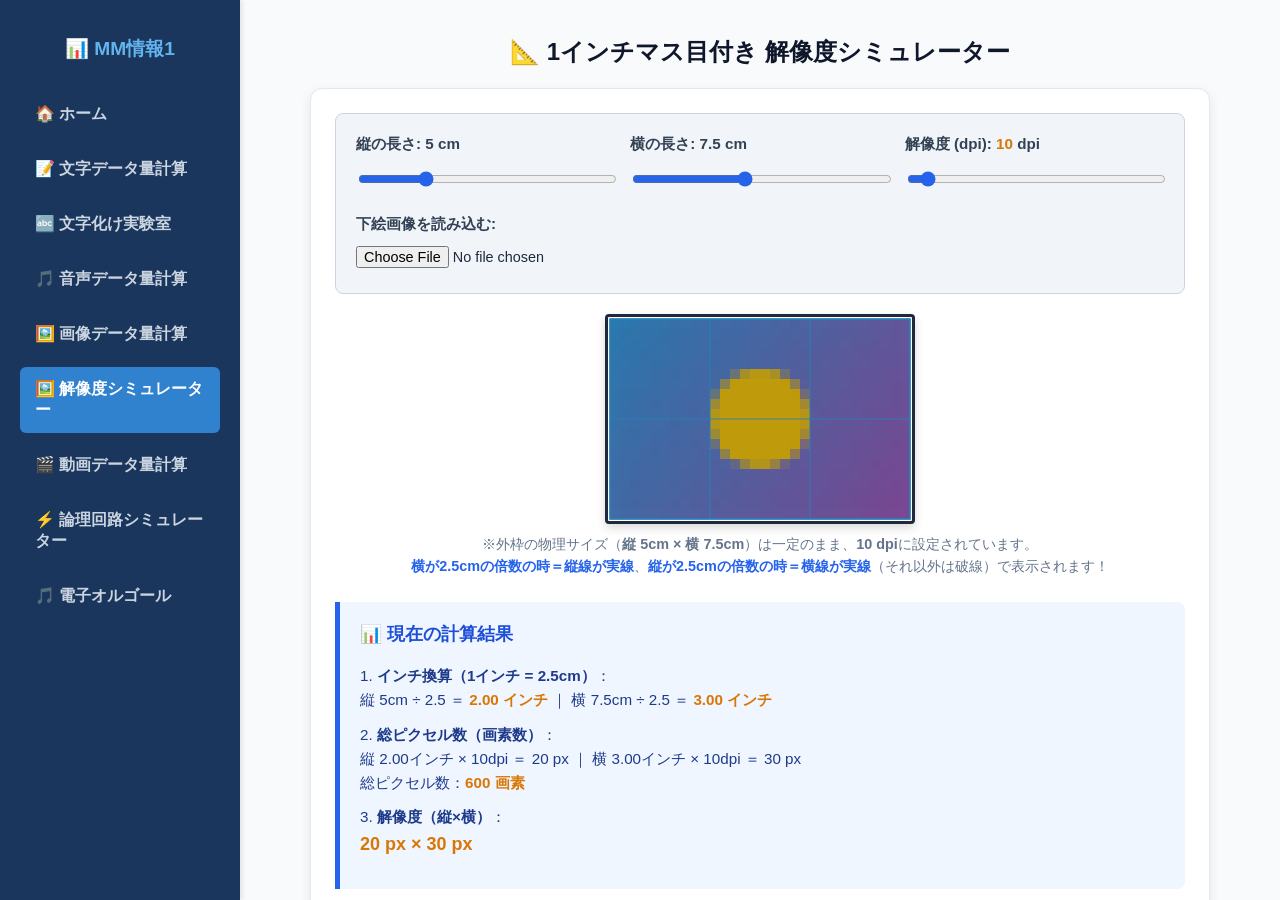
<file: resolution_simulator.html>
<!DOCTYPE html>
<html lang="ja">
<head>
  <meta charset="UTF-8">
  <meta name="viewport" content="width=device-width, initial-scale=1.0">
  <title>解像度と1インチマス目シミュレーター</title>
  <style>
    * { box-sizing: border-box; font-family: 'Helvetica Neue', Arial, sans-serif; }
    body { background: #f8fafc; color: #1e293b; margin: 0; display: flex; height: 100vh; overflow: hidden; }

    /* サイドタブメニュー */
    .sidebar { width: 240px; background: #1a365d; color: white; display: flex; flex-direction: column; padding: 20px; box-shadow: 2px 0 5px rgba(0,0,0,0.1); flex-shrink: 0; }
    .sidebar h2 { font-size: 1.2rem; margin-bottom: 30px; text-align: center; color: #63b3ed; }
    .tab-link { display: block; padding: 12px 15px; margin-bottom: 10px; color: #cbd5e0; text-decoration: none; font-weight: bold; border-radius: 6px; transition: 0.2s; }
    .tab-link:hover, .tab-link.active { background: #3182ce; color: white; }

    /* メインエリア */
    .main-content { flex-grow: 1; padding: 20px; overflow-y: auto; display: flex; flex-direction: column; align-items: center; }
    h1 { font-size: 1.5rem; color: #0f172a; margin-bottom: 20px; text-align: center; }
    .app-card { background: white; border-radius: 12px; padding: 24px; box-shadow: 0 4px 12px rgba(0,0,0,0.08); max-width: 900px; width: 100%; border: 1px solid #e2e8f0; }

    /* シミュレーター固有のコントロール・UIデザイン */
    .controls {
        display: grid;
        grid-template-columns: repeat(auto-fit, minmax(220px, 1fr));
        gap: 15px;
        background: #f1f5f9;
        padding: 20px;
        border-radius: 8px;
        margin-bottom: 20px;
        border: 1px solid #cbd5e1;
    }
    .control-group label {
        display: block;
        font-weight: bold;
        font-size: 0.95rem;
        margin-bottom: 6px;
        color: #334155;
    }
    .control-group input[type="range"] {
        width: 100%;
        padding: 8px;
        box-sizing: border-box;
        accent-color: #2563eb;
    }
    .control-group input[type="file"] {
        font-size: 0.9rem;
        padding: 5px 0;
        width: 100%;
        cursor: pointer;
    }
    .preview-section {
        display: flex;
        flex-direction: column;
        align-items: center;
        margin-bottom: 25px;
    }
    .canvas-frame {
        border: 3px solid #1e293b;
        background: #fff;
        box-shadow: 0 4px 10px rgba(0,0,0,0.15);
        border-radius: 4px;
        padding: 2px;
        position: relative;
        max-width: 100%;
        overflow: auto;
    }
    canvas {
        display: block;
        background: #fff;
        image-rendering: pixelated; /* ドットの輪郭をくっきり表示 */
        image-rendering: crisp-edges;
    }
    /* 1インチごとの線をHTML(SVG)のオーバーレイとして画面ピクセル基準で常に一定の細さ・濃さで表示する */
    .grid-overlay {
        position: absolute;
        top: 2px;
        left: 2px;
        pointer-events: none;
        overflow: visible;
    }
    .note {
        font-size: 0.9rem;
        color: #64748b;
        margin-top: 10px;
        text-align: center;
        line-height: 1.5;
    }
    .steps-box {
        background: #eff6ff;
        border-left: 5px solid #2563eb;
        padding: 20px;
        border-radius: 0 8px 8px 0;
        color: #1e3a8a;
    }
    .steps-box h3 {
        margin-top: 0;
        color: #1d4ed8;
        font-size: 1.1rem;
    }
    .step-item {
        margin-bottom: 10px;
        line-height: 1.6;
        font-size: 0.95rem;
    }
    .highlight {
        font-weight: bold;
        color: #d97706;
    }
  </style>
</head>
<body>

<!-- 左側サイドタブメニュー（共通化） -->
  <script src="sidebar.js"></script>

  <!-- メインコンテンツ -->
  <div class="main-content">
    <h1>📐 1インチマス目付き 解像度シミュレーター</h1>
    
    <div class="app-card">
      <div class="controls">
          <div class="control-group">
              <label for="heightCm">縦の長さ: <span id="hCmVal">5.0</span> cm</label>
              <input type="range" id="heightCm" value="5" step="0.5" min="2" max="15">
          </div>
          <div class="control-group">
              <label for="widthCm">横の長さ: <span id="wCmVal">7.5</span> cm</label>
              <input type="range" id="widthCm" value="7.5" step="0.5" min="2" max="15">
          </div>
          <div class="control-group">
              <label for="dpi">解像度 (dpi): <span id="dpiVal" class="highlight">10</span> dpi</label>
              <input type="range" id="dpi" value="10" step="1" min="1" max="400">
          </div>
          <div class="control-group">
              <label for="imageLoader">下絵画像を読み込む:</label>
              <input type="file" id="imageLoader" accept="image/*">
          </div>
      </div>

      <div class="preview-section">
          <div class="canvas-frame" id="canvasFrame">
              <canvas id="gridCanvas"></canvas>
              <svg id="gridOverlay" class="grid-overlay"></svg>
          </div>
          <div class="note" id="canvasNote">※1dpiからスライダーを動かしても、1インチごとの線は常に細くクリアに表示され、中の絵柄がしっかり確認できます。</div>
      </div>

      <div class="steps-box">
          <h3>📊 現在の計算結果</h3>
          <div class="step-item" id="step1">1. インチ換算：...</div>
          <div class="step-item" id="step2">2. 総ピクセル数：...</div>
          <div class="step-item" id="step3">3. 解像度（縦×横）：...</div>
      </div>
    </div>
  </div>

<script>
    const widthCmInput = document.getElementById('widthCm');
    const heightCmInput = document.getElementById('heightCm');
    const dpiInput = document.getElementById('dpi');
    const imageLoader = document.getElementById('imageLoader');

    const wCmVal = document.getElementById('wCmVal');
    const hCmVal = document.getElementById('hCmVal');
    const dpiVal = document.getElementById('dpiVal');

    const canvas = document.getElementById('gridCanvas');
    const gridOverlay = document.getElementById('gridOverlay');
    const ctx = canvas.getContext('2d');
    
    const step1 = document.getElementById('step1');
    const step2 = document.getElementById('step2');
    const step3 = document.getElementById('step3');
    const canvasNote = document.getElementById('canvasNote');

    const inchRatio = 2.5; // 1インチ = 2.5cm

    // アップロードされた下絵を保持するImageオブジェクト
    let uploadedImage = null;

    imageLoader.addEventListener('change', (e) => {
        const file = e.target.files[0];
        if (!file) return;
        const reader = new FileReader();
        reader.onload = function(event) {
            const img = new Image();
            img.onload = function() {
                uploadedImage = img;
                updateVisualization();
            };
            img.src = event.target.result;
        };
        reader.readAsDataURL(file);
    });

    function updateVisualization() {
        const wCm = parseFloat(widthCmInput.value);
        const hCm = parseFloat(heightCmInput.value);
        const dpi = parseInt(dpiInput.value);

        // ラベルの更新
        wCmVal.textContent = wCm;
        hCmVal.textContent = hCm;
        dpiVal.textContent = dpi;

        // インチ換算
        const wInch = wCm / inchRatio;
        const hInch = hCm / inchRatio;
        
        // ピクセル数計算
        const wPx = Math.max(1, Math.round(wInch * dpi));
        const hPx = Math.max(1, Math.round(hInch * dpi));
        const totalPixels = wPx * hPx;

        // 内部解像度を設定
        canvas.width = wPx;
        canvas.height = hPx;

        // 縦横のドットが必ず正方形（縦横比1:1のセルサイズ）になるよう統一
        const baseScale = 40; // 1cmあたりの基準ピクセル
        const displayWidth = wCm * baseScale;
        const cellPx = displayWidth / wPx; // 1ドットあたりの表示サイズを横基準で算出
        const displayHeight = hPx * cellPx;   // 縦の表示サイズをドット数とセルサイズから決定

        canvas.style.width = displayWidth + 'px';
        canvas.style.height = displayHeight + 'px';
        
        // SVGオーバーレイのサイズも画面表示サイズに合わせる
        gridOverlay.style.width = displayWidth + 'px';
        gridOverlay.style.height = displayHeight + 'px';
        gridOverlay.setAttribute('viewBox', `0 0 ${displayWidth} ${displayHeight}`);

        // アンチエイリアスを無効化
        ctx.imageSmoothingEnabled = false;

        // 1. 背景の描画（下絵がある場合はアスペクト比を維持して描画、ない場合はデフォルトのグラデーション＆円）
        if (uploadedImage) {
            ctx.fillStyle = '#ffffff';
            ctx.fillRect(0, 0, wPx, hPx);

            const imgAspect = uploadedImage.width / uploadedImage.height;
            const canvasAspect = wPx / hPx;
            let drawW = wPx;
            let drawH = hPx;
            let offsetX = 0;
            let offsetY = 0;

            if (imgAspect > canvasAspect) {
                drawW = hPx * imgAspect;
                offsetX = (wPx - drawW) / 2;
            } else {
                drawH = wPx / imgAspect;
                offsetY = (hPx - drawH) / 2;
            }
            ctx.drawImage(uploadedImage, offsetX, offsetY, drawW, drawH);
        } else {
            const grad = ctx.createLinearGradient(0, 0, wPx, hPx);
            grad.addColorStop(0, '#3498db');
            grad.addColorStop(1, '#9b59b6');
            ctx.fillStyle = grad;
            ctx.fillRect(0, 0, wPx, hPx);

            ctx.fillStyle = '#f1c40f';
            ctx.beginPath();
            ctx.arc(wPx / 2, hPx / 2, Math.min(wPx, hPx) * 0.25, 0, Math.PI * 2);
            ctx.fill();
        }

        // 2. 各ドット（ピクセル）の外枠を描画（解像度が低い時）
        const thinLineWidth = 1 / cellPx;

        if (dpi <= 80) {
            ctx.strokeStyle = 'rgba(0, 0, 0, 0.20)';
            ctx.lineWidth = thinLineWidth;
            for (let y = 0; y < hPx; y++) {
                for (let x = 0; x < wPx; x++) {
                    ctx.strokeRect(x, y, 1, 1);
                }
            }
        }

        // 3. 1インチ（dpi個のピクセルごと）の線をピクセル境界に正確に一致させてSVG描画
        let svgContent = '';
        const gridIntervalPx = dpi; // 1インチごとのピクセル数 = dpi
        
        const isWidthMultiple = (wCm % 2.5 === 0);
        const isHeightMultiple = (hCm % 2.5 === 0);

        const verticalStrokeDash = isWidthMultiple ? '' : ' stroke-dasharray="4 3"';
        const horizontalStrokeDash = isHeightMultiple ? '' : ' stroke-dasharray="4 3"';

        // 縦の1インチごとの線（横の長さに基づく）
        for (let p = 0; p <= wPx; p += gridIntervalPx) {
            const xPos = p * cellPx;
            svgContent += `<line x1="${xPos}" y1="0" x2="${xPos}" y2="${displayHeight}" stroke="#2980b9" stroke-width="1.2" opacity="0.85"${verticalStrokeDash} />`;
        }
        if (!svgContent.includes(`x1="${displayWidth}"`)) {
            svgContent += `<line x1="${displayWidth}" y1="0" x2="${displayWidth}" y2="${displayHeight}" stroke="#2980b9" stroke-width="1.2" opacity="0.85"${verticalStrokeDash} />`;
        }

        // 横の1インチごとの線（縦の長さに基づく）
        for (let p = 0; p <= hPx; p += gridIntervalPx) {
            const yPos = p * cellPx;
            svgContent += `<line x1="0" y1="${yPos}" x2="${displayWidth}" y2="${yPos}" stroke="#2980b9" stroke-width="1.2" opacity="0.85"${horizontalStrokeDash} />`;
        }
        if (!svgContent.includes(`y1="${displayHeight}"`)) {
            svgContent += `<line x1="0" y1="${displayHeight}" x2="${displayWidth}" y2="${displayHeight}" stroke="#2980b9" stroke-width="1.2" opacity="0.85"${horizontalStrokeDash} />`;
        }
        
        // 外枠
        svgContent += `<rect x="0" y="0" width="${displayWidth}" height="${displayHeight}" fill="none" stroke="#2980b9" stroke-width="1.5" />`;

        gridOverlay.innerHTML = svgContent;

        // テキスト更新（表示上の縦横サイズは「縦×横」の順で表記）
        step1.innerHTML = `1. <b>インチ換算（1インチ = 2.5cm）</b>：<br>` +
            `縦 ${hCm}cm ÷ 2.5 ＝ <span class="highlight">${hInch.toFixed(2)} インチ</span> ｜ ` +
            `横 ${wCm}cm ÷ 2.5 ＝ <span class="highlight">${wInch.toFixed(2)} インチ</span>`;

        step2.innerHTML = `2. <b>総ピクセル数（画素数）</b>：<br>` +
            `縦 ${hInch.toFixed(2)}インチ × ${dpi}dpi ＝ ${hPx} px ｜ ` +
            `横 ${wInch.toFixed(2)}インチ × ${dpi}dpi ＝ ${wPx} px<br>` +
            `総ピクセル数：<span class="highlight">${totalPixels.toLocaleString()} 画素</span>`;

        step3.innerHTML = `3. <b>解像度（縦×横）</b>：<br>` +
            `<span class="highlight" style="font-size: 18px;">${hPx} px × ${wPx} px</span>`;
        
        canvasNote.innerHTML = `※外枠の物理サイズ（<b>縦 ${hCm}cm × 横 ${wCm}cm</b>）は一定のまま、<b>${dpi} dpi</b>に設定されています。<br>` +
            `<span style="color: #2563eb; font-weight: bold;">横が2.5cmの倍数の時＝縦線が実線</span>、<span style="color: #2563eb; font-weight: bold;">縦が2.5cmの倍数の時＝横線が実線</span>（それ以外は破線）で表示されます！`;
    }

    widthCmInput.addEventListener('input', updateVisualization);
    heightCmInput.addEventListener('input', updateVisualization);
    dpiInput.addEventListener('input', updateVisualization);

    // 初期実行
    updateVisualization();
</script>

</body>
</html>
</file>
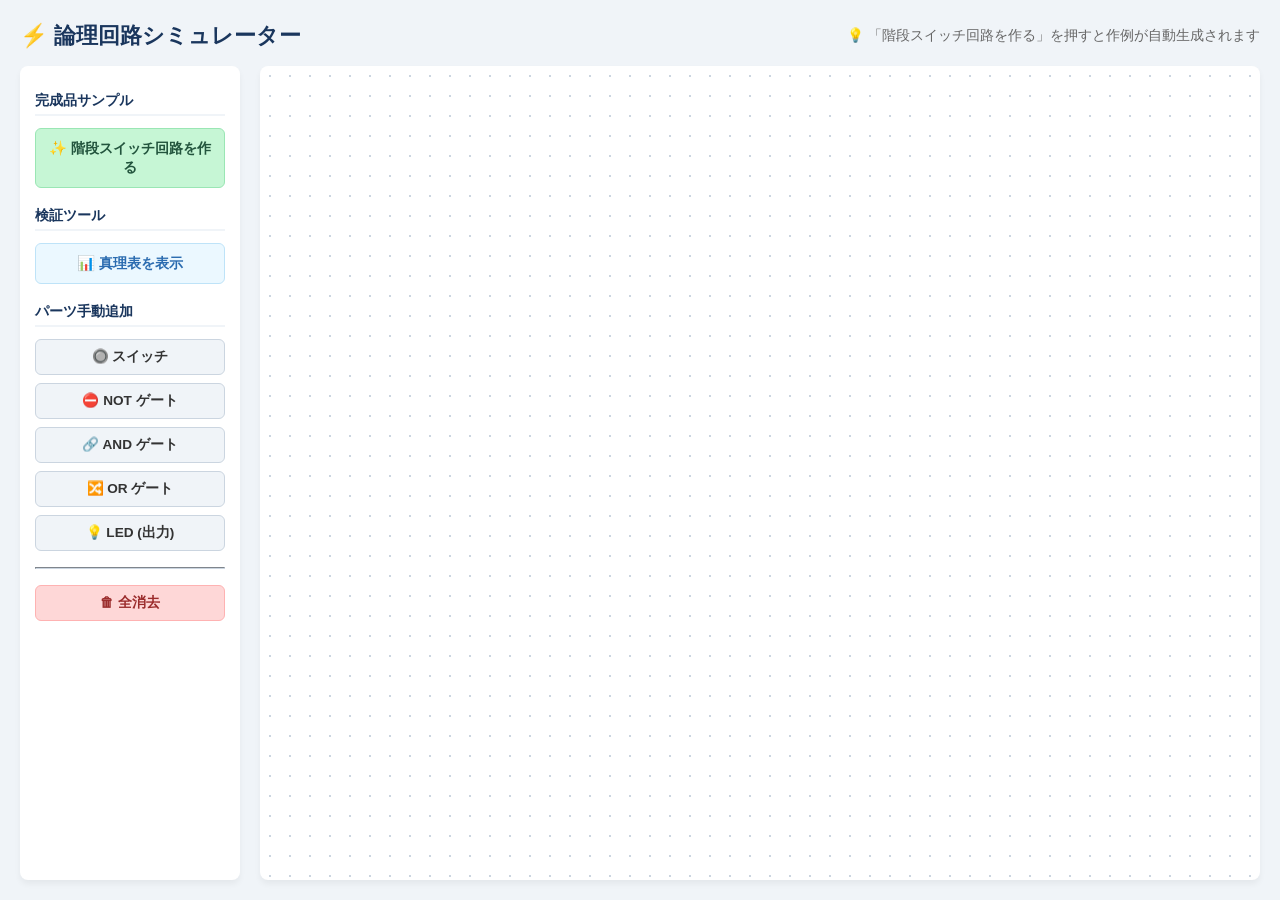
<file: rogic_circuit.html>
<!DOCTYPE html>
<html lang="ja">
<head>
  <meta charset="UTF-8">
  <meta name="viewport" content="width=device-width, initial-scale=1.0">
  <title>論理回路シミュレーター</title>
  <style>
    * { box-sizing: border-box; font-family: sans-serif; }
    body { font-family: sans-serif; margin: 0; background-color: #f0f4f8; color: #333; display: flex; height: 100vh; overflow: hidden; }
    
    /* サイドタブメニューのスタイル */
    .sidebar { width: 240px; background: #1a365d; color: white; display: flex; flex-direction: column; padding: 20px; box-shadow: 2px 0 5px rgba(0,0,0,0.1); flex-shrink: 0; z-index: 50; }
    .sidebar h2 { font-size: 1.2rem; margin-bottom: 30px; text-align: center; color: #63b3ed; }
    .tab-link { display: block; padding: 12px 15px; margin-bottom: 10px; color: #cbd5e0; text-decoration: none; font-weight: bold; border-radius: 6px; transition: 0.2s; }
    .tab-link:hover, .tab-link.active { background: #3182ce; color: white; }

    /* メインコンテンツエリア */
    .main-content { flex-grow: 1; padding: 20px; overflow-y: auto; display: flex; flex-direction: column; height: 100vh; }
    h1 { color: #1a365d; margin: 0 0 15px 0; font-size: 1.4rem; display: flex; justify-content: space-between; align-items: center; }
    .header-desc { font-size: 0.85rem; color: #666; font-weight: normal; }

    /* シミュレーターレイアウト */
    .sim-layout { display: flex; flex: 1; gap: 20px; min-height: 0; }
    
    .control-panel { width: 220px; background: white; padding: 15px; border-radius: 8px; box-shadow: 0 4px 6px rgba(0,0,0,0.05); display: flex; flex-direction: column; gap: 8px; overflow-y: auto; flex-shrink: 0; }
    .control-panel h3 { font-size: 0.9rem; margin: 10px 0 4px; color: #1a365d; border-bottom: 2px solid #f0f4f8; padding-bottom: 4px; }
    
    .btn { padding: 8px 12px; background: #f0f4f8; color: #333; border: 1px solid #cbd5e0; border-radius: 6px; cursor: pointer; text-align: center; font-weight: bold; font-size: 0.85rem; transition: 0.1s; }
    .btn:hover { background: #e2e8f0; }
    .btn-preset { background: #c6f6d5; color: #22543d; border-color: #9ae6b4; font-size: 0.9rem; padding: 10px; }
    .btn-preset:hover { background: #9ae6b4; }
    .btn-table { background: #ebf8ff; color: #2b6cb0; border-color: #bee3f8; font-size: 0.9rem; padding: 10px; }
    .btn-table:hover { background: #bee3f8; }
    .btn-danger { background: #fed7d7; color: #9b2c2c; border-color: #feb2b2; }
    .btn-danger:hover { background: #feb2b2; }

    /* ワークスペース */
    #workspace { flex: 1; position: relative; background: white; border-radius: 8px; box-shadow: 0 4px 6px rgba(0,0,0,0.05); background-size: 20px 20px; background-image: radial-gradient(circle, #cbd5e0 1.5px, transparent 1.5px); cursor: crosshair; overflow: hidden; }
    
    .node { position: absolute; width: 100px; height: 60px; user-select: none; }
    .node svg { width: 100px; height: 60px; display: block; overflow: visible; }
    
    .gate-shape { fill: #2d3748; stroke: #3182ce; stroke-width: 2.5; stroke-linecap: round; stroke-linejoin: round; }
    .gate-text { fill: #ffffff; font-size: 11px; font-weight: bold; text-anchor: middle; dominant-baseline: middle; }
    
    .pin { width: 14px; height: 14px; background: #a0aec0; border-radius: 50%; position: absolute; cursor: pointer; border: 2px solid #ffffff; transform: translate(-50%, -50%); z-index: 30; transition: transform 0.1s; }
    .pin.active { background: #48bb78; box-shadow: 0 0 6px #48bb78; }
    .pin:hover { border-color: #d69e2e; transform: translate(-50%, -50%) scale(1.25); }

    .del-btn { position: absolute; top: -8px; right: -8px; width: 18px; height: 18px; background: #e53e3e; color: #ffffff; border-radius: 50%; border: none; font-size: 10px; font-weight: bold; cursor: pointer; display: none; line-height: 18px; text-align: center; padding: 0; z-index: 40; }
    .node:hover .del-btn { display: block; }

    .sw-btn { position: absolute; bottom: -18px; left: 50%; transform: translateX(-50%); font-size: 10px; padding: 2px 8px; background: #d69e2e; color: #ffffff; border: none; border-radius: 4px; cursor: pointer; font-weight: bold; }
    
    /* ノード内のカスタムテキストラベル (スイッチAやLED1など) */
    .node-title-label { position: absolute; top: -16px; left: 50%; transform: translateX(-50%); font-size: 10px; font-weight: bold; color: #2d3748; white-space: nowrap; pointer-events: none; background: rgba(255,255,255,0.85); padding: 0 3px; border-radius: 3px; }

    #wireLayer { position: absolute; top: 0; left: 0; width: 100%; height: 100%; z-index: 10; pointer-events: none; }
    .wire-path { stroke: #a0aec0; stroke-width: 3.5; stroke-linecap: round; stroke-linejoin: round; fill: none; cursor: pointer; pointer-events: stroke; transition: stroke 0.1s; }
    .wire-path:hover { stroke: #e53e3e !important; stroke-width: 5; }
    .wire-path.active { stroke: #48bb78; stroke-width: 3.5; }

    /* 真理表モーダル */
    .modal { display: none; position: fixed; top: 0; left: 0; width: 100%; height: 100%; background: rgba(0,0,0,0.5); z-index: 100; justify-content: center; align-items: center; }
    .modal-content { background: white; padding: 20px; border-radius: 8px; max-width: 500px; width: 90%; max-height: 80vh; overflow-y: auto; box-shadow: 0 10px 25px rgba(0,0,0,0.2); }
    .modal-header { display: flex; justify-content: space-between; align-items: center; margin-bottom: 15px; }
    .modal-title { font-size: 1.1rem; font-weight: bold; color: #1a365d; margin: 0; }
    .close-btn { background: #e53e3e; color: white; border: none; border-radius: 50%; width: 24px; height: 24px; cursor: pointer; font-weight: bold; display: flex; align-items: center; justify-content: center; }
    
    table.truth-table { width: 100%; border-collapse: collapse; text-align: center; font-size: 0.9rem; }
    table.truth-table th, table.truth-table td { border: 1px solid #cbd5e0; padding: 8px; }
    table.truth-table th { background: #f0f4f8; color: #333; }
    table.truth-table th.out-header { color: #2b6cb0; background: #ebf8ff; }
    table.truth-table td.val-1 { color: #22543d; font-weight: bold; background: #f0fff4; }
    table.truth-table td.val-0 { color: #718096; }
  </style>
</head>
<body>

  <!-- メインコンテンツ -->
  <div class="main-content" style="width: 100%;">
    <h1>
      <span>⚡ 論理回路シミュレーター</span>
      <span class="header-desc">💡 「階段スイッチ回路を作る」を押すと作例が自動生成されます</span>
    </h1>

    <div class="sim-layout">
      <!-- コントロールパネル -->
      <div class="control-panel">
        <h3>完成品サンプル</h3>
        <!-- パスワード認証付きの関数を呼び出し -->
        <div class="btn btn-preset" onclick="buildXORPreset()">✨ 階段スイッチ回路を作る</div>

        <h3>検証ツール</h3>
        <div class="btn btn-table" onclick="generateTruthTable()">📊 真理表を表示</div>

        <h3>パーツ手動追加</h3>
        <div class="btn" onclick="addNode('SWITCH')">🔘 スイッチ</div>
        <div class="btn" onclick="addNode('NOT')">⛔ NOT ゲート</div>
        <div class="btn" onclick="addNode('AND')">🔗 AND ゲート</div>
        <div class="btn" onclick="addNode('OR')">🔀 OR ゲート</div>
        <div class="btn" onclick="addNode('LED')">💡 LED (出力)</div>
        
        <hr style="border-color: #cbd5e0; margin: 8px 0;">
        <div class="btn btn-danger" onclick="clearAll()">🗑 全消去</div>
      </div>
      
      <!-- ワークスペース -->
      <div id="workspace">
        <svg id="wireLayer"></svg>
      </div>
    </div>
  </div>

  <!-- 真理表モーダル -->
  <div id="truthTableModal" class="modal">
    <div class="modal-content">
      <div class="modal-header">
        <h3 class="modal-title">📊 回路の真理表</h3>
        <button class="close-btn" onclick="closeModal()">✕</button>
      </div>
      <div id="truthTableContainer"></div>
    </div>
  </div>

  <script>
    let nodes = [];
    let connections = [];
    let selectedPin = null;

    function addNode(type, customX, customY) {
        const id = 'node_' + Date.now() + Math.floor(Math.random()*1000);
        const workspace = document.getElementById('workspace');
        
        const nodeEl = document.createElement('div');
        nodeEl.className = 'node';
        nodeEl.id = id;
        nodeEl.style.left = customX ? customX + 'px' : '60px';
        nodeEl.style.top = customY ? customY + 'px' : (60 + (nodes.length % 7) * 45) + 'px';
        
        let svgContent = '';
        let pinsHTML = '';

        if (type === 'SWITCH') {
            svgContent = `
                <svg viewBox="0 0 100 60">
                    <rect x="20" y="10" width="60" height="40" rx="6" class="gate-shape" style="stroke: #d69e2e;" />
                    <text x="50" y="30" class="gate-text" id="label_${id}">OFF</text>
                </svg>
            `;
            pinsHTML += `<div class="pin out-pin" data-node="${id}" data-pin="out" style="left:80px; top:30px;"></div>`;
            nodeEl.innerHTML = `<div class="node-title-label" id="title_label_${id}">スイッチ</div>` + svgContent + pinsHTML + `<button class="sw-btn" onclick="toggleSwitch('${id}')">切替</button>`;
        } 
        else if (type === 'NOT') {
            svgContent = `
                <svg viewBox="0 0 100 60">
                    <path d="M 25 10 L 60 30 L 25 50 Z" class="gate-shape" />
                    <circle cx="66" cy="30" r="4" class="gate-shape" />
                    <line x1="10" y1="30" x2="25" y2="30" class="gate-shape" />
                </svg>
            `;
            pinsHTML += `<div class="pin in-pin" data-node="${id}" data-pin="in1" style="left:10px; top:30px;"></div>`;
            pinsHTML += `<div class="pin out-pin" data-node="${id}" data-pin="out" style="left:70px; top:30px;"></div>`;
            nodeEl.innerHTML = svgContent + pinsHTML;
        } 
        else if (type === 'AND') {
            svgContent = `
                <svg viewBox="0 0 100 60">
                    <path d="M 25 10 L 50 10 A 20 20 0 0 1 50 50 L 25 50 Z" class="gate-shape" />
                    <line x1="10" y1="20" x2="25" y2="20" class="gate-shape" />
                    <line x1="10" y1="40" x2="25" y2="40" class="gate-shape" />
                    <line x1="70" y1="30" x2="80" y2="30" class="gate-shape" />
                </svg>
            `;
            pinsHTML += `<div class="pin in-pin" data-node="${id}" data-pin="in1" style="left:10px; top:20px;"></div>`;
            pinsHTML += `<div class="pin in-pin" data-node="${id}" data-pin="in2" style="left:10px; top:40px;"></div>`;
            pinsHTML += `<div class="pin out-pin" data-node="${id}" data-pin="out" style="left:80px; top:30px;"></div>`;
            nodeEl.innerHTML = svgContent + pinsHTML;
        } 
        else if (type === 'OR') {
            svgContent = `
                <svg viewBox="0 0 100 60">
                    <path d="M 25 10 Q 38 30 25 50 Q 55 50 75 30 Q 55 10 25 10 Z" class="gate-shape" />
                    <line x1="10" y1="20" x2="31" y2="20" class="gate-shape" />
                    <line x1="10" y1="40" x2="31" y2="40" class="gate-shape" />
                    <line x1="75" y1="30" x2="85" y2="30" class="gate-shape" />
                </svg>
            `;
            pinsHTML += `<div class="pin in-pin" data-node="${id}" data-pin="in1" style="left:10px; top:20px;"></div>`;
            pinsHTML += `<div class="pin in-pin" data-node="${id}" data-pin="in2" style="left:10px; top:40px;"></div>`;
            pinsHTML += `<div class="pin out-pin" data-node="${id}" data-pin="out" style="left:85px; top:30px;"></div>`;
            nodeEl.innerHTML = svgContent + pinsHTML;
        } 
        else if (type === 'LED') {
            svgContent = `
                <svg viewBox="0 0 100 60">
                    <circle cx="45" cy="30" r="18" class="gate-shape" id="led_body_${id}" style="stroke: #e53e3e;" />
                    <text x="45" y="30" class="gate-text" style="fill:#e53e3e;">LED</text>
                    <line x1="10" y1="30" x2="27" y2="30" class="gate-shape" style="stroke: #e53e3e;" />
                </svg>
            `;
            pinsHTML += `<div class="pin in-pin" data-node="${id}" data-pin="in1" style="left:10px; top:30px;"></div>`;
            nodeEl.innerHTML = `<div class="node-title-label" id="title_label_${id}">LED</div>` + svgContent + pinsHTML;
        }

        nodeEl.innerHTML += `<button class="del-btn" onclick="removeNode('${id}')">✕</button>`;
        workspace.appendChild(nodeEl);
        makeDraggable(nodeEl);
        
        const nodeObj = { id, type, state: false, inputs: { in1: false, in2: false } };
        nodes.push(nodeObj);
        
        // 追加時にラベル表示を更新する
        updateNodeLabels();
        setupPinEvents();
        updateLogic();
        return nodeObj;
    }

    // スイッチやLEDの並び順（X座標優先、次にY座標）に応じて「スイッチA」「スイッチB」「LED 1」などのラベルを自動付与する
    function getSortedSwitches() {
        const sws = nodes.filter(n => n.type === 'SWITCH');
        return sws.sort((a, b) => {
            const elA = document.getElementById(a.id);
            const elB = document.getElementById(b.id);
            const ax = elA ? parseInt(elA.style.left) : 0;
            const bx = elB ? parseInt(elB.style.left) : 0;
            if (Math.abs(ax - bx) > 30) return ax - bx;
            const ay = elA ? parseInt(elA.style.top) : 0;
            const by = elB ? parseInt(elB.style.top) : 0;
            return ay - by;
        });
    }

    function getSortedLEDs() {
        const leds = nodes.filter(n => n.type === 'LED');
        return leds.sort((a, b) => {
            const elA = document.getElementById(a.id);
            const elB = document.getElementById(b.id);
            const ax = elA ? parseInt(elA.style.left) : 0;
            const bx = elB ? parseInt(elB.style.left) : 0;
            if (Math.abs(ax - bx) > 30) return ax - bx;
            const ay = elA ? parseInt(elA.style.top) : 0;
            const by = elB ? parseInt(elB.style.top) : 0;
            return ay - by;
        });
    }

    function updateNodeLabels() {
        const switches = getSortedSwitches();
        switches.forEach((sw, idx) => {
            const labelEl = document.getElementById(`title_label_${sw.id}`);
            if (labelEl) {
                const char = String.fromCharCode(65 + idx); // A, B, C...
                labelEl.textContent = `スイッチ ${char}`;
            }
        });

        const leds = getSortedLEDs();
        leds.forEach((led, idx) => {
            const labelEl = document.getElementById(`title_label_${led.id}`);
            if (labelEl) {
                labelEl.textContent = `LED ${idx + 1}`;
            }
        });
    }

    function buildXORPreset() {
        const password = prompt("完成品サンプルを表示するにはパスワードを入力してください：");
        const correctPassword = "admin123"; 

        if (password !== correctPassword) {
            if (password !== null) {
                alert("パスワードが違います！");
            }
            return;
        }

        clearAll();
        
        const swA  = addNode('SWITCH', 50, 80);
        const swB  = addNode('SWITCH', 50, 260);
        
        const notA = addNode('NOT', 200, 140);
        const notB = addNode('NOT', 200, 200);
        
        const and1 = addNode('AND', 360, 90);
        const and2 = addNode('AND', 360, 250);
        
        const or1  = addNode('OR',  520, 170);
        const led  = addNode('LED', 670, 170);

        connectPins(swA.id, 'out', and1.id, 'in1');
        connectPins(swA.id, 'out', notA.id, 'in1');

        connectPins(swB.id, 'out', and2.id, 'in2');
        connectPins(swB.id, 'out', notB.id, 'in1');

        connectPins(notA.id, 'out', and2.id, 'in1');
        connectPins(notB.id, 'out', and1.id, 'in2');

        connectPins(and1.id, 'out', or1.id, 'in1');
        connectPins(and2.id, 'out', or1.id, 'in2');

        connectPins(or1.id, 'out', led.id, 'in1');

        updateLogic();
    }

    function connectPins(fromId, fromPin, toId, toPin) {
        connections.push({ fromNode: fromId, fromPin, toNode: toId, toPin });
    }

    function removeNode(id) {
        connections = connections.filter(c => c.fromNode !== id && c.toNode !== id);
        nodes = nodes.filter(n => n.id !== id);
        const el = document.getElementById(id);
        if (el) el.remove();
        updateNodeLabels();
        updateLogic();
    }

    function removeConnection(index) {
        connections.splice(index, 1);
        updateLogic();
    }

    function toggleSwitch(id) {
        const node = nodes.find(n => n.id === id);
        node.state = !node.state;
        const label = document.getElementById(`label_${id}`);
        if(label) label.textContent = node.state ? 'ON' : 'OFF';
        updateLogic();
    }

    function makeDraggable(el) {
        let posX = 0, posY = 0, mouseX = 0, mouseY = 0;
        el.onmousedown = function(e) {
            if (e.target.classList.contains('pin') || e.target.tagName === 'BUTTON') return;
            e.preventDefault();
            mouseX = e.clientX;
            mouseY = e.clientY;
            document.onmouseup = closeDragElement;
            document.onmousemove = elementDrag;
        };

        function elementDrag(e) {
            e.preventDefault();
            posX = mouseX - e.clientX;
            posY = mouseY - e.clientY;
            mouseX = e.clientX;
            mouseY = e.clientY;
            el.style.top = (el.offsetTop - posY) + "px";
            el.style.left = (el.offsetLeft - posX) + "px";
            renderWires();
        }

        function closeDragElement() {
            document.onmouseup = null;
            document.onmousemove = null;
            // ドラッグ完了時に配置順に応じた名前（スイッチA/Bなど）を再計算してリンクさせる
            updateNodeLabels();
        }
    }

    function setupPinEvents() {
        document.querySelectorAll('.pin').forEach(pin => {
            pin.onclick = function(e) {
                e.stopPropagation();
                const nodeId = this.dataset.node;
                const pinType = this.classList.contains('out-pin') ? 'out' : 'in';
                const pinName = this.dataset.pin;

                if (!selectedPin) {
                    if (pinType === 'out') {
                        selectedPin = { nodeId, pinName, el: this };
                        this.style.background = '#d69e2e';
                    }
                } else {
                    if (pinType === 'in' && selectedPin.nodeId !== nodeId) {
                        connections = connections.filter(c => !(c.toNode === nodeId && c.toPin === pinName));
                        connections.push({
                            fromNode: selectedPin.nodeId,
                            fromPin: selectedPin.pinName,
                            toNode: nodeId,
                            toPin: pinName
                        });
                        selectedPin.el.style.background = '#a0aec0';
                        selectedPin = null;
                        updateLogic();
                    } else {
                        selectedPin.el.style.background = '#a0aec0';
                        selectedPin = null;
                    }
                }
            };
        });
    }

    function updateLogic() {
        nodes.forEach(n => {
            if (n.type !== 'SWITCH') n.state = false;
            n.inputs = { in1: false, in2: false };
        });

        for (let i = 0; i < 5; i++) {
            connections.forEach(c => {
                const from = nodes.find(n => n.id === c.fromNode);
                const to = nodes.find(n => n.id === c.toNode);
                if (from && to) to.inputs[c.toPin] = from.state;
            });

            nodes.forEach(n => {
                if (n.type === 'NOT') n.state = !n.inputs.in1;
                if (n.type === 'AND') n.state = n.inputs.in1 && n.inputs.in2;
                if (n.type === 'OR') n.state = n.inputs.in1 || n.inputs.in2;
                if (n.type === 'LED') n.state = n.inputs.in1;
            });
        }

        nodes.forEach(n => {
            const el = document.getElementById(n.id);
            if (!el) return;
            const outPin = el.querySelector('.out-pin');
            if (outPin) outPin.classList.toggle('active', n.state);
            
            if (n.type === 'LED') {
                const ledBody = document.getElementById(`led_body_${n.id}`);
                if (ledBody) {
                    ledBody.style.fill = n.state ? '#48bb78' : '#2d3748';
                    ledBody.style.stroke = n.state ? '#48bb78' : '#e53e3e';
                }
            }
        });

        renderWires();
    }

    function renderWires() {
        const svgArea = document.getElementById('wireLayer');
        svgArea.innerHTML = '';

        connections.forEach((c, index) => {
            const fromPin = document.querySelector(`#${c.fromNode} .out-pin`);
            const toPin = document.querySelector(`#${c.toNode} [data-pin="${c.toPin}"]`);
            const fromNode = nodes.find(n => n.id === c.fromNode);

            if (fromPin && toPin) {
                const rA = fromPin.getBoundingClientRect();
                const rB = toPin.getBoundingClientRect();
                const wRect = document.getElementById('workspace').getBoundingClientRect();

                const x1 = rA.left + rA.width/2 - wRect.left;
                const y1 = rA.top + rA.height/2 - wRect.top;
                const x2 = rB.left + rB.width/2 - wRect.left;
                const y2 = rB.top + rB.height/2 - wRect.top;

                const midX = x1 + (x2 - x1) / 2;
                const d = `M ${x1} ${y1} L ${midX} ${y1} L ${midX} ${y2} L ${x2} ${y2}`;

                const path = document.createElementNS('http://www.w3.org/2000/svg', 'path');
                path.setAttribute('d', d);
                path.setAttribute('class', 'wire-path' + (fromNode && fromNode.state ? ' active' : ''));
                
                path.onclick = (e) => {
                    e.stopPropagation();
                    removeConnection(index);
                };

                svgArea.appendChild(path);
            }
        });
    }

    function clearAll() {
        document.getElementById('workspace').innerHTML = '<svg id="wireLayer"></svg>';
        nodes = [];
        connections = [];
        selectedPin = null;
    }

    function generateTruthTable() {
        const switches = getSortedSwitches();
        const leds = getSortedLEDs();
        const container = document.getElementById('truthTableContainer');

        if (switches.length === 0 || leds.length === 0) {
            container.innerHTML = '<p style="color:#e53e3e; font-size:0.9rem; text-align:center;">真理表を表示するには、少なくとも1つの「スイッチ」と1つの「LED」が必要です。</p>';
            document.getElementById('truthTableModal').style.display = 'flex';
            return;
        }

        const originalStates = switches.map(sw => sw.state);
        const totalCombinations = Math.pow(2, switches.length);
        let tableHTML = '<table class="truth-table"><thead><tr>';

        switches.forEach((sw, idx) => {
            const char = String.fromCharCode(65 + idx);
            tableHTML += `<th>スイッチ ${char}</th>`;
        });
        leds.forEach((led, idx) => {
            tableHTML += `<th class="out-header">LED ${idx + 1}</th>`;
        });
        tableHTML += '</tr></thead><tbody>';

        for (let i = 0; i < totalCombinations; i++) {
            tableHTML += '<tr>';
            
            switches.forEach((sw, idx) => {
                const bit = (i >> (switches.length - 1 - idx)) & 1;
                sw.state = Boolean(bit);
                tableHTML += `<td class="val-${bit}">${bit}</td>`;
            });

            updateLogic();

            leds.forEach(led => {
                const val = led.state ? 1 : 0;
                tableHTML += `<td class="val-${val}">${val}</td>`;
            });

            tableHTML += '</tr>';
        }

        tableHTML += '</tbody></table>';
        container.innerHTML = tableHTML;

        switches.forEach((sw, idx) => {
            sw.state = originalStates[idx];
            const label = document.getElementById(`label_${sw.id}`);
            if (label) label.textContent = sw.state ? 'ON' : 'OFF';
        });
        updateLogic();

        document.getElementById('truthTableModal').style.display = 'flex';
    }

    function closeModal() {
        document.getElementById('truthTableModal').style.display = 'none';
    }
  </script>
</body>
</html>
</file>
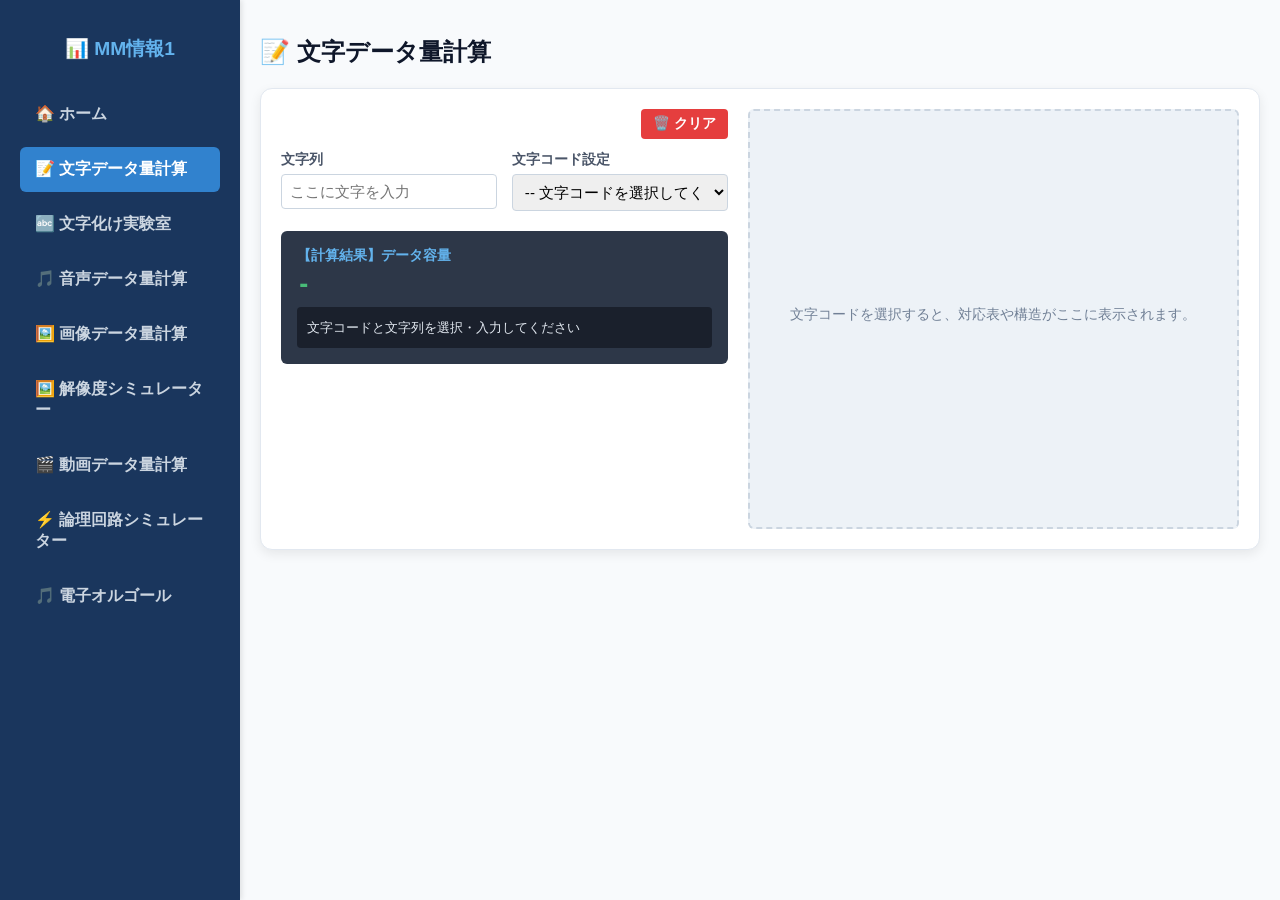
<file: text.html>
<!DOCTYPE html>
<html lang="ja">
<head>
  <meta charset="UTF-8">
  <meta name="viewport" content="width=device-width, initial-scale=1.0">
  <title>文字データ量計算</title>
  <style>
    * { box-sizing: border-box; font-family: 'Helvetica Neue', Arial, sans-serif; }
    body { background: #f8fafc; color: #1e293b; margin: 0; display: flex; height: 100vh; overflow: hidden; }

    /* サイドタブメニュー */
    .sidebar { width: 240px; background: #1a365d; color: white; display: flex; flex-direction: column; padding: 20px; box-shadow: 2px 0 5px rgba(0,0,0,0.1); flex-shrink: 0; }
    .sidebar h2 { font-size: 1.2rem; margin-bottom: 30px; text-align: center; color: #63b3ed; }
    .tab-link { display: block; padding: 12px 15px; margin-bottom: 10px; color: #cbd5e0; text-decoration: none; font-weight: bold; border-radius: 6px; transition: 0.2s; }
    .tab-link:hover, .tab-link.active { background: #3182ce; color: white; }

    /* メインエリア */
    .main-content { flex-grow: 1; padding: 20px; overflow-y: auto; display: flex; flex-direction: column; }
    h1 { font-size: 1.5rem; color: #0f172a; margin-bottom: 20px; display: flex; justify-content: space-between; align-items: center; }

    /* 既存の機能用スタイルを統合 */
    .card { background: white; padding: 20px; border-radius: 12px; box-shadow: 0 4px 12px rgba(0,0,0,0.08); margin-bottom: 20px; border: 1px solid #e2e8f0; }
    .grid-2col { display: grid; grid-template-columns: 1fr 1.1fr; gap: 20px; }
    @media (max-width: 960px) { .grid-2col { grid-template-columns: 1fr; } }
    .input-group { display: grid; grid-template-columns: repeat(auto-fit, minmax(180px, 1fr)); gap: 15px; margin-bottom: 20px; }
    label { font-size: 0.85rem; font-weight: bold; color: #4a5568; display: block; margin-bottom: 5px; }
    input, select { width: 100%; padding: 8px; border: 1px solid #cbd5e0; border-radius: 4px; box-sizing: border-box; font-size: 0.95rem; }
    
    .visual-box { background: #edf2f7; border: 2px dashed #cbd5e0; border-radius: 6px; padding: 10px; display: flex; flex-direction: column; align-items: center; justify-content: center; min-height: 420px; box-sizing: border-box; }

    .result-box { background: #2d3748; color: #fff; padding: 16px; border-radius: 6px; }
    .result-title { font-weight: bold; color: #63b3ed; margin-bottom: 6px; font-size: 0.85rem; }
    .result-value { font-size: 1.4rem; font-weight: bold; color: #48bb78; font-family: monospace; margin-bottom: 10px; }
    .calc-formula { font-family: monospace; font-size: 0.82rem; color: #e2e8f0; line-height: 1.6; background: #1a202c; padding: 10px; border-radius: 4px; }
    .calc-formula span { color: #f6ad55; font-weight: bold; }
    .alert-box { background: #fff5f5; border: 1px solid #feb2b2; color: #c53030; padding: 8px 12px; border-radius: 4px; font-size: 0.8rem; margin-bottom: 10px; display: none; }
    .table-container { width: 100%; overflow-x: auto; flex-grow: 1; display: flex; align-items: center; justify-content: center; }
    .dynamic-matrix { border-collapse: collapse; font-family: monospace; font-size: 0.8rem; width: 100%; text-align: center; background: #fff; }
    .dynamic-matrix th, .dynamic-matrix td { border: 1px solid #cbd5e0; padding: 6px 4px; }
    .dynamic-matrix th { background: #4a5568; color: white; }
    .dynamic-matrix th.header-sub { background: #edf2f7; color: #2b6cb0; font-weight: bold; }
    .dynamic-matrix th.header-side { background: #edf2f7; color: #c05621; font-weight: bold; }
    .dynamic-matrix td.cell-char { cursor: pointer; background: #fff; font-weight: bold; transition: all 0.1s; }
    .dynamic-matrix td.cell-char:hover { background: #3182ce; color: white; }
    .char-display-box { display: flex; flex-direction: column; gap: 6px; width: 100%; max-height: 160px; overflow-y: auto; margin-top: 10px; }
    .char-card { display: flex; align-items: center; justify-content: space-between; background: #fff; border-left: 4px solid #3182ce; padding: 6px 10px; border-radius: 4px; box-shadow: 0 1px 3px rgba(0,0,0,0.05); }
    .char-card.error { border-left-color: #e53e3e; background: #fff5f5; }
    .char-symbol { font-size: 1.1rem; font-weight: bold; color: #2b6cb0; width: 30px; text-align: center; background: #ebf8ff; border-radius: 4px; }
    .char-card.error .char-symbol { color: #e53e3e; background: #fed7d7; }
    .bit-bits { font-family: monospace; font-size: 0.78rem; color: #2d3748; word-break: break-all; }
    .byte-tag { background: #48bb78; color: white; font-size: 0.7rem; font-weight: bold; padding: 2px 6px; border-radius: 8px; white-space: nowrap; }
    .byte-tag.error { background: #e53e3e; }
    .btn-action { padding: 6px 12px; border: none; border-radius: 4px; cursor: pointer; font-weight: bold; font-size: 0.85rem; }
    .btn-clear { background: #e53e3e; color: white; }
    .placeholder-msg { color: #718096; font-size: 0.9rem; text-align: center; padding: 20px; }
  </style>
</head>
<body>

<!-- 左側サイドタブメニュー（共通化） -->
  <script src="sidebar.js"></script>

  <!-- メインコンテンツ -->
  <div class="main-content">
    <h1>
      <span>📝 文字データ量計算</span>
    </h1>

    <div class="card">
      <div class="grid-2col">
        <div>
          <div style="margin-bottom: 12px; display:flex; align-items:center; justify-content:flex-end;">
            <button class="btn-action btn-clear" onclick="clearText()">🗑️ クリア</button>
          </div>

          <div class="input-group">
            <div>
              <label>文字列</label>
              <input type="text" id="text-input" value="" placeholder="ここに文字を入力" oninput="calculate()">
            </div>
            <div>
              <label>文字コード設定</label>
              <select id="text-code" onchange="calculate()">
                <option value="" disabled selected style="color:#a0aec0;">-- 文字コードを選択してください --</option>
                <option value="ascii">ASCII / 7bit (半角英数のみ・2進数表示)</option>
                <option value="sjis">Shift_JIS / 16bit (16進数表示)</option>
                <option value="utf8">UTF-8 / 可変長 (1〜4 Byte 自動切替)</option>
              </select>
            </div>
          </div>

          <div id="alert-text" class="alert-box"></div>

          <div class="result-box">
            <div class="result-title">【計算結果】データ容量</div>
            <div class="result-value" id="text-result">-</div>
            <div class="calc-formula" id="text-formula">文字コードと文字列を選択・入力してください</div>
          </div>
        </div>

        <div class="visual-box" style="justify-content: flex-start;">
          <div class="table-container" id="table-container-wrapper">
            <div class="placeholder-msg">文字コードを選択すると、対応表や構造がここに表示されます。</div>
          </div>
          <div class="char-display-box" id="text-visual"></div>
        </div>
      </div>
    </div>
  </div>

  <script>
    const highBits = ["0000", "0001", "0010", "0011", "0100", "0101", "0110", "0111"];
    const lowBits = ["0000", "0001", "0010", "0011", "0100", "0101", "0110", "0111", "1000", "1001", "1010", "1011", "1100", "1101", "1110", "1111"];

    const asciiMap = [
      ["NUL", "DLE", "SP", "0", "@", "P", "`", "p"],
      ["SOH", "DC1", "!", "1", "A", "Q", "a", "q"],
      ["STX", "DC2", '"', "2", "B", "R", "b", "r"],
      ["ETX", "DC3", "#", "3", "C", "S", "c", "s"],
      ["EOT", "DC4", "$", "4", "D", "T", "d", "t"],
      ["ENQ", "NAK", "%", "5", "E", "U", "e", "u"],
      ["ACK", "SYN", "&", "6", "F", "V", "f", "v"],
      ["BEL", "ETB", "'", "7", "G", "W", "g", "w"],
      ["BS",  "CAN", "(", "8", "H", "X", "h", "x"],
      ["HT",  "EM",  ")", "9", "I", "Y", "i", "y"],
      ["LF",  "SUB", "*", ":", "J", "Z", "j", "z"],
      ["VT",  "ESC", "+", ";", "K", "[", "k", "{" ],
      ["FF",  "FS",  ",", "<", "L", "\\","l", "|" ],
      ["CR",  "GS",  "-", "=", "M", "]", "m", "}" ],
      ["SO",  "RS",  ".", ">", "N", "^", "n", "~" ],
      ["SI",  "US",  "/", "?", "O", "_", "o", "DEL"]
    ];

    // Shift_JIS用の簡易エンコーダー（文字化け実験室と同様の正確なバイト配列を生成）
    const SJIS_CUSTOM_MAP = {
      '情': [0x8F, 0xEE], '報': [0x90, 0xB1], 'Ⅰ': [0x83, 0x93],
      'こ': [0x82, 0xB1], 'ん': [0x82, 0xF1], 'に': [0x82, 0xD2],
      'ち': [0x82, 0xBF], 'は': [0x82, 0xD5], '文': [0x92, 0xEB],
      '字': [0x8B, 0xEA], '化': [0x8B, 0x8E], 'け': [0x82, 0xB1],
      'テ': [0x83, 0x66], 'ス': [0x83, 0x59], 'ト': [0x83, 0x67],
      'の': [0x82, 0xCC], '授': [0x8F, 0xFA], '業': [0x8B, 0xBF],
      '静': [0x90, 0xC3], '岡': [0x8B, 0xAA], '県': [0x8C, 0xA7]
    };

    function getSjisBytesForChar(ch) {
      let code = ch.codePointAt(0);
      if (code <= 0x7F) {
        return [code];
      }
      if (SJIS_CUSTOM_MAP[ch]) {
        return SJIS_CUSTOM_MAP[ch];
      }
      // フォールバック（一般的な漢字や全角用コード生成）
      if (code <= 0xFFFF) {
        return [0x88, 0x9F + (code % 50)];
      }
      return [0x81, 0x40];
    }

    function renderCodeTable(type) {
      const container = document.getElementById('table-container-wrapper');
      if (!type) {
        container.innerHTML = `<div class="placeholder-msg">文字コードを選択すると、対応表や構造がここに表示されます。</div>`;
        return;
      }

      container.innerHTML = `<table class="dynamic-matrix" id="code-table"></table>`;
      const table = document.getElementById('code-table');

      if (type === 'ascii') {
        let html = '<tr><th rowspan="2">下位</th><th colspan="8">上位4ビット</th></tr><tr>';
        for (let h of highBits) html += `<th class="header-sub">${h}</th>`;
        html += '</tr>';

        for (let r = 0; r < 16; r++) {
          html += `<tr><th class="header-side">${lowBits[r]}</th>`;
          for (let c = 0; c < 8; c++) {
            const char = asciiMap[r][c];
            html += `<td class="cell-char" onclick="appendChar('${char}')">${char}</td>`;
          }
          html += `</tr>`;
        }
        table.innerHTML = html;
      } else if (type === 'sjis') {
        let html = `
          <tr><th>区分</th><th>16進数コード範囲</th><th>割当文字</th></tr>
          <tr><td class="header-side">半角英数</td><td>0x20 〜 0x7E</td><td>ASCII文字 (1 Byte)</td></tr>
          <tr><td class="header-side">半角カナ</td><td>0xA1 〜 0xDF</td><td>半角カタカナ (1 Byte)</td></tr>
          <tr><td class="header-side">全角記号・かな</td><td>0x8140 〜 0x8396</td><td>ひらがな・カタカナ (2 Byte)</td></tr>
          <tr><td class="header-side">第一水準漢字</td><td>0x889F 〜 0x9872</td><td>常用漢字など (2 Byte)</td></tr>
          <tr><td class="header-side">第二水準漢字</td><td>0x989F 〜 0xEAA4</td><td>人名・地名漢字など (2 Byte)</td></tr>
        `;
        table.innerHTML = html;
      } else if (type === 'utf8') {
        let html = `
          <tr><th>文字種別</th><th>バイト数</th><th>ビット構造 (2進数)</th></tr>
          <tr><td class="header-side">半角英数 (ASCII)</td><td><b>1 Byte</b> (8bit)</td><td><code style="color:#2b6cb0;">0xxxxxxx</code></td></tr>
          <tr><td class="header-side">ギリシャ/アラビア等</td><td><b>2 Byte</b> (16bit)</td><td><code>110xxxxx 10xxxxxx</code></td></tr>
          <tr><td class="header-side">日本語（全角）</td><td><b>3 Byte</b> (24bit)</td><td><code style="color:#c05621;">1110xxxx 10xxxxxx 10xxxxxx</code></td></tr>
          <tr><td class="header-side">絵文字など</td><td><b>4 Byte</b> (32bit)</td><td><code>11110xxx 10xxxxxx ...</code></td></tr>
        `;
        table.innerHTML = html;
      }
    }

    function appendChar(c) {
      const codeType = document.getElementById('text-code').value;
      if (!codeType) return;
      
      const input = document.getElementById('text-input');
      let addVal = c;
      if (c === 'SP') addVal = ' ';
      else if (c.length > 1 && c !== 'DEL') return;
      
      input.value += addVal;
      calculate();
    }

    function clearText() {
      document.getElementById('text-input').value = '';
      calculate();
    }

    function formatBytes(bytes) {
      if (bytes < 1024) return bytes + " Byte (" + (bytes * 8).toLocaleString() + " bit)";
      const kb = bytes / 1024;
      if (kb < 1024) return kb.toFixed(2) + " KB (" + bytes.toLocaleString() + " Byte)";
      const mb = kb / 1024;
      return mb.toFixed(2) + " MB";
    }

    function calculate() {
      const str = document.getElementById('text-input').value;
      const codeType = document.getElementById('text-code').value;
      const alertBox = document.getElementById('alert-text');
      
      renderCodeTable(codeType);

      if (!codeType) {
        document.getElementById('text-result').textContent = "-";
        document.getElementById('text-formula').innerHTML = "文字コードを選択してください";
        document.getElementById('text-visual').innerHTML = "";
        alertBox.style.display = 'none';
        return;
      }

      let totalBytes = 0;
      let html = '';
      let hasError = false;
      alertBox.style.display = 'none';

      if (str.length === 0) {
        html = `<p style="font-size:0.8rem; color:#a0aec0; text-align:center;">文字を入力してください</p>`;
        document.getElementById('text-result').textContent = formatBytes(0);
        document.getElementById('text-formula').innerHTML = `文字が入力されていません`;
      } else {
        const chars = Array.from(str);

        for (let c of chars) {
          const code = c.codePointAt(0);
          let charBytes = 1;
          let bitDetail = '';
          let isCharValid = true;

          if (codeType === 'ascii') {
            if (code > 0x7F) {
              isCharValid = false;
              hasError = true;
              bitDetail = `<span style="color:#e53e3e; font-weight:bold;">⚠️ ASCII非対応文字</span>`;
            } else {
              const bin = code.toString(2).padStart(8, '0');
              const high4 = bin.substring(0, 4);
              const low4 = bin.substring(4, 8);
              bitDetail = `上位 <span style="color:#c05621; font-weight:bold;">${high4}</span> + 下位 <span style="color:#2b6cb0; font-weight:bold;">${low4}</span>`;
            }
            charBytes = 1;
          } else if (codeType === 'sjis') {
            const sjisBytes = getSjisBytesForChar(c);
            charBytes = sjisBytes.length;
            const hexStr = sjisBytes.map(b => '0x' + b.toString(16).toUpperCase().padStart(2, '0')).join(' ');
            bitDetail = `[16進数] <b>${hexStr}</b>`;
          } else if (codeType === 'utf8') {
            if (code <= 0x7F) {
              charBytes = 1;
              bitDetail = `[1Byte] ${code.toString(2).padStart(8, '0')}`;
            } else if (code <= 0x7FF) {
              charBytes = 2;
              bitDetail = `[2Byte]`;
            } else if (code <= 0xFFFF) {
              charBytes = 3;
              bitDetail = `[3Byte]`;
            } else {
              charBytes = 4;
              bitDetail = `[4Byte]`;
            }
          }

          totalBytes += charBytes;

          html += `
            <div class="char-card ${!isCharValid ? 'error' : ''}">
              <div class="char-symbol">${!isCharValid ? '?' : (c === ' ' ? 'SP' : c)}</div>
              <div class="bit-bits">${bitDetail}</div>
              <div class="byte-tag ${!isCharValid ? 'error' : ''}">${charBytes * 8}bit</div>
            </div>
          `;
        }

        if (hasError && codeType === 'ascii') {
          alertBox.style.display = 'block';
          alertBox.innerHTML = `⚠️ ASCII規格に含まれない文字が含まれています。`;
        }

        const totalBits = totalBytes * 8;
        document.getElementById('text-result').textContent = formatBytes(totalBytes);
        document.getElementById('text-formula').innerHTML = 
          `① 合計bit = <span>${totalBits.toLocaleString()} bit</span><br>` +
          `② 合計Byte = <span>${totalBytes.toLocaleString()} Byte</span>`;
      }

      document.getElementById('text-visual').innerHTML = html;
    }
  </script>
</body>
</html>
</file>
<file: style.css>
/* ==========================================
   共通レイアウト・リセット
========================================== */
* {
    box-sizing: border-box;
    margin: 0;
    padding: 0;
    font-family: 'Helvetica Neue', Arial, sans-serif;
}

body {
    background-color: #f8fafc;
    color: #1e293b;
    display: flex;
    height: 100vh;
    overflow: hidden;
}

/* ==========================================
   サイドメニュー
========================================== */
.sidebar {
    width: 240px;
    background-color: #1a365d;
    color: #ffffff;
    display: flex;
    flex-direction: column;
    padding: 20px;
    box-shadow: 2px 0 5px rgba(0, 0, 0, 0.1);
    flex-shrink: 0;
}

.sidebar h2 {
    font-size: 1.1rem;
    margin-bottom: 25px;
    text-align: center;
    color: #63b3ed;
    letter-spacing: 0.05em;
}

.sidebar nav {
    display: flex;
    flex-direction: column;
    gap: 8px;
}

.tab-link {
    display: block;
    padding: 12px 15px;
    color: #cbd5e0;
    text-decoration: none;
    font-weight: bold;
    border-radius: 6px;
    transition: background-color 0.2s, color 0.2s;
    font-size: 0.95rem;
}

.tab-link:hover {
    background-color: #2b6cb0;
    color: #ffffff;
}

.tab-link.active {
    background-color: #3182ce;
    color: #ffffff;
}

/* ==========================================
   メインコンテンツエリア
========================================== */
.main-content {
    flex-grow: 1;
    padding: 30px;
    overflow-y: auto;
    background-color: #f8fafc;
}

.container {
    max-width: 800px;
    margin: 0 auto;
    background: #ffffff;
    padding: 30px;
    border-radius: 12px;
    box-shadow: 0 4px 6px rgba(0, 0, 0, 0.05), 0 1px 3px rgba(0, 0, 0, 0.1);
}

h1 {
    font-size: 1.5rem;
    margin-bottom: 20px;
    color: #1a365d;
    border-bottom: 2px solid #e2e8f0;
    padding-bottom: 10px;
}

p {
    margin-bottom: 15px;
    line-height: 1.6;
    color: #4a5568;
}

/* ==========================================
   フォーム・入力パーツ共通
========================================== */
.input-group {
    margin-bottom: 20px;
}

label {
    display: block;
    font-weight: bold;
    margin-bottom: 8px;
    color: #2d3748;
}

input[type="number"],
input[type="text"],
select,
textarea {
    width: 100%;
    padding: 10px 12px;
    border: 1px solid #cbd5e0;
    border-radius: 6px;
    font-size: 1rem;
    color: #2d3748;
    background-color: #fff;
}

input:focus, select:focus, textarea:focus {
    outline: none;
    border-color: #3182ce;
    box-shadow: 0 0 0 3px rgba(49, 130, 206, 0.15);
}

button {
    background-color: #3182ce;
    color: white;
    border: none;
    padding: 10px 20px;
    font-size: 1rem;
    font-weight: bold;
    border-radius: 6px;
    cursor: pointer;
    transition: background-color 0.2s;
}

button:hover {
    background-color: #2b6cb0;
}

/* ==========================================
   結果表示エリア
========================================== */
.result-box {
    margin-top: 25px;
    padding: 20px;
    background-color: #edf2f7;
    border-radius: 8px;
    border-left: 4px solid #3182ce;
}

.result-box h3 {
    font-size: 1.1rem;
    margin-bottom: 10px;
    color: #2d3748;
}
</file>
